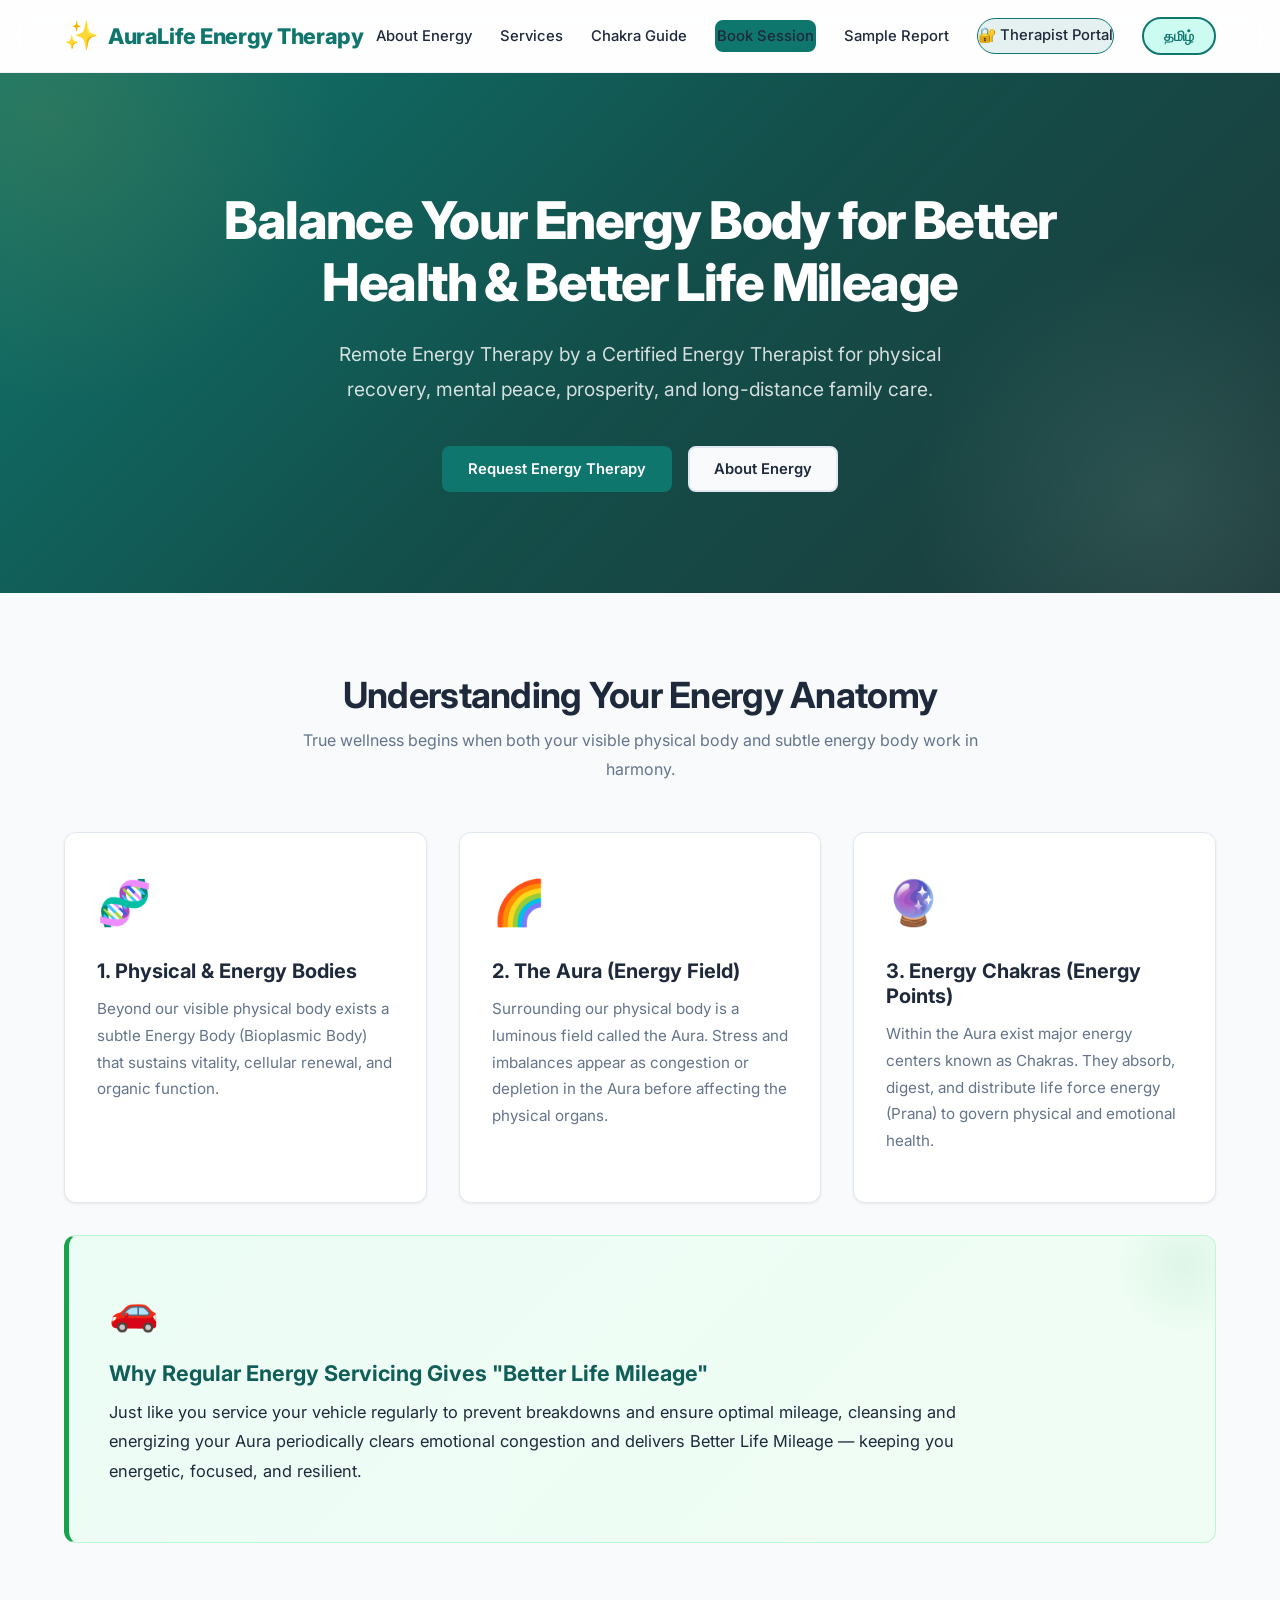
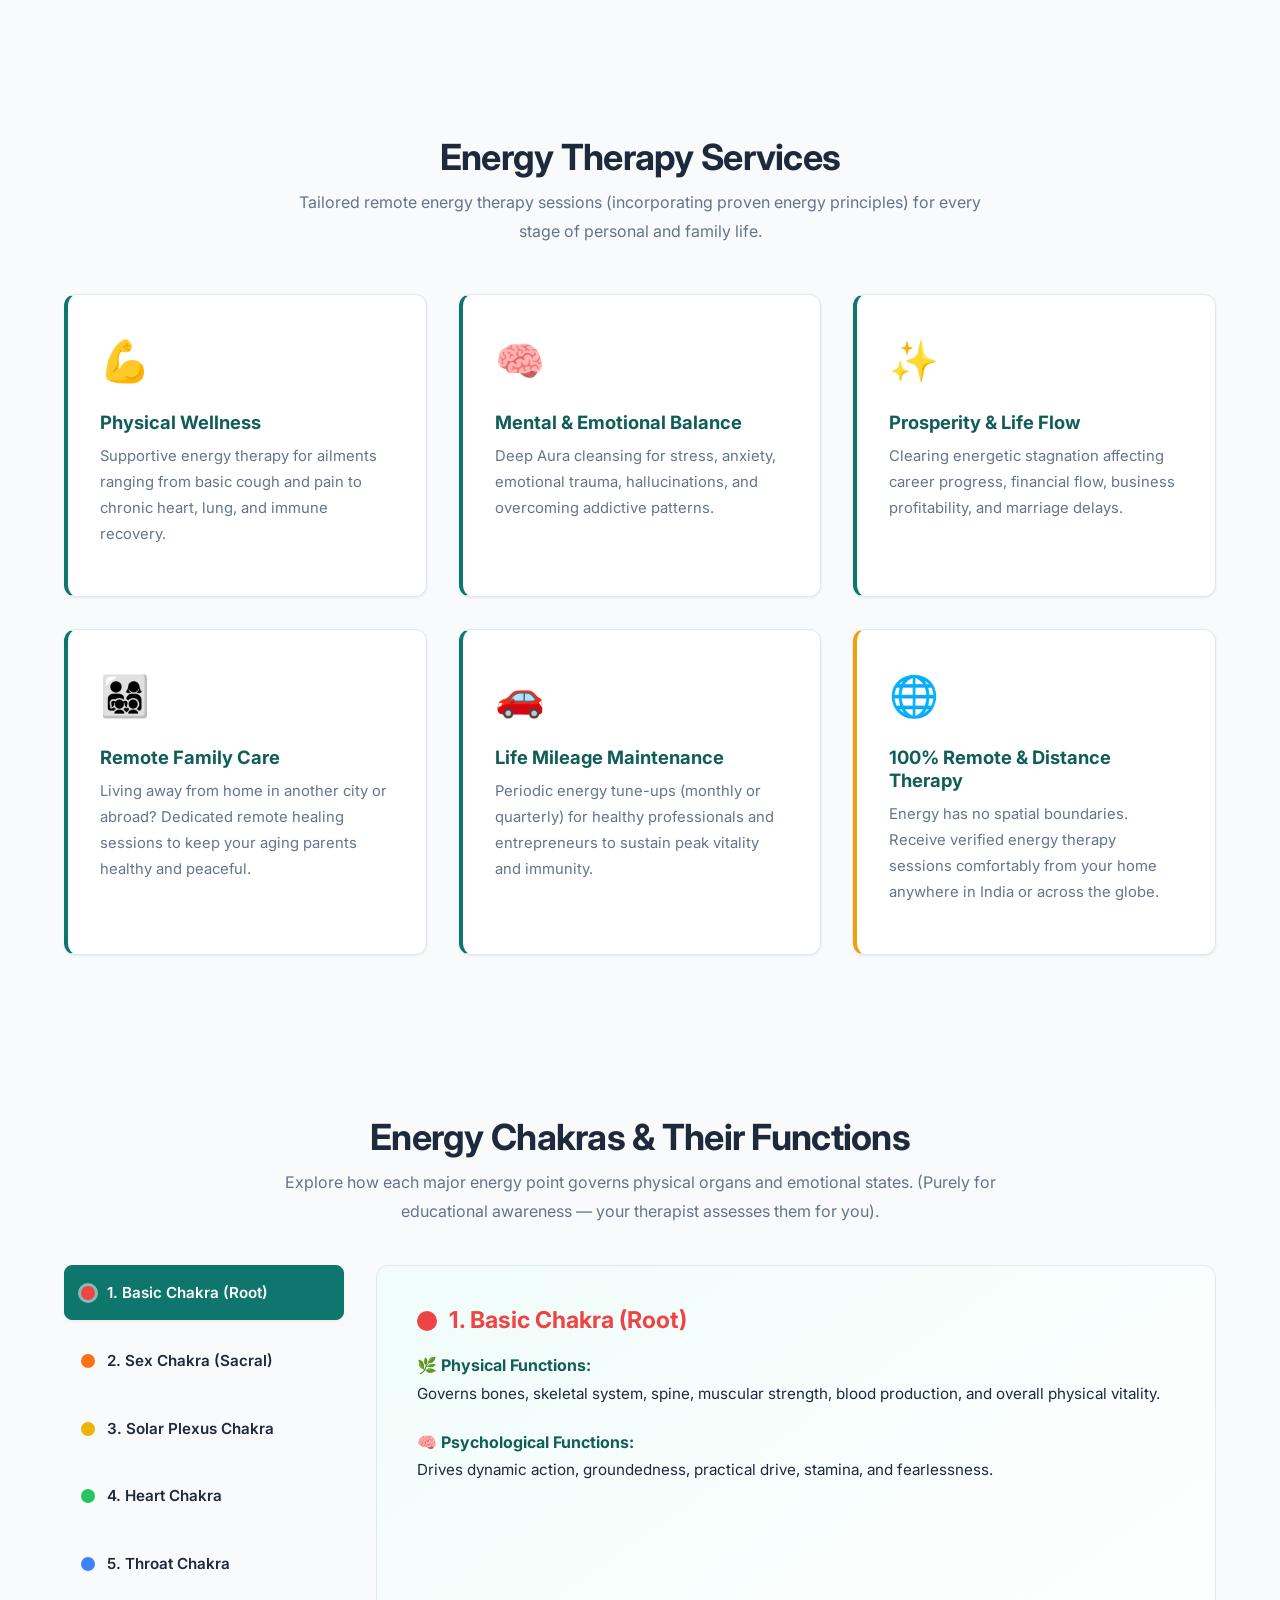
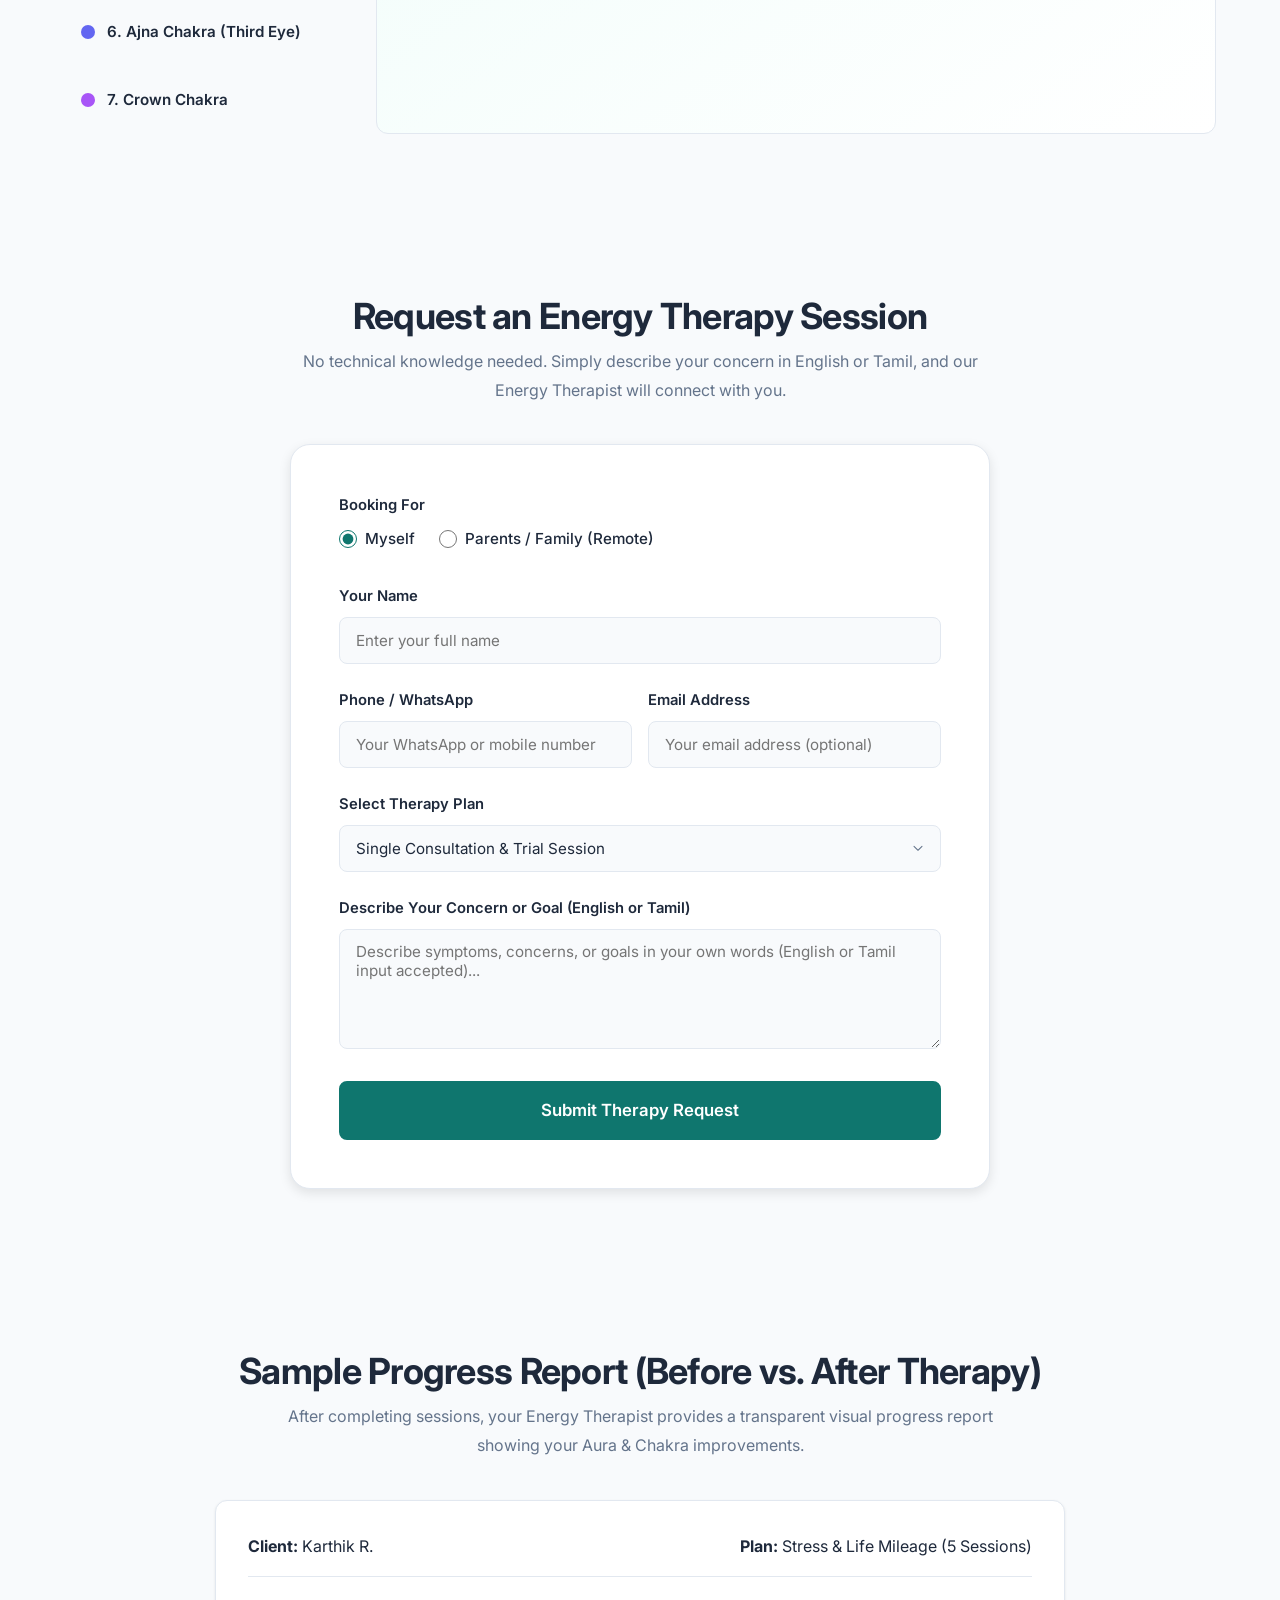
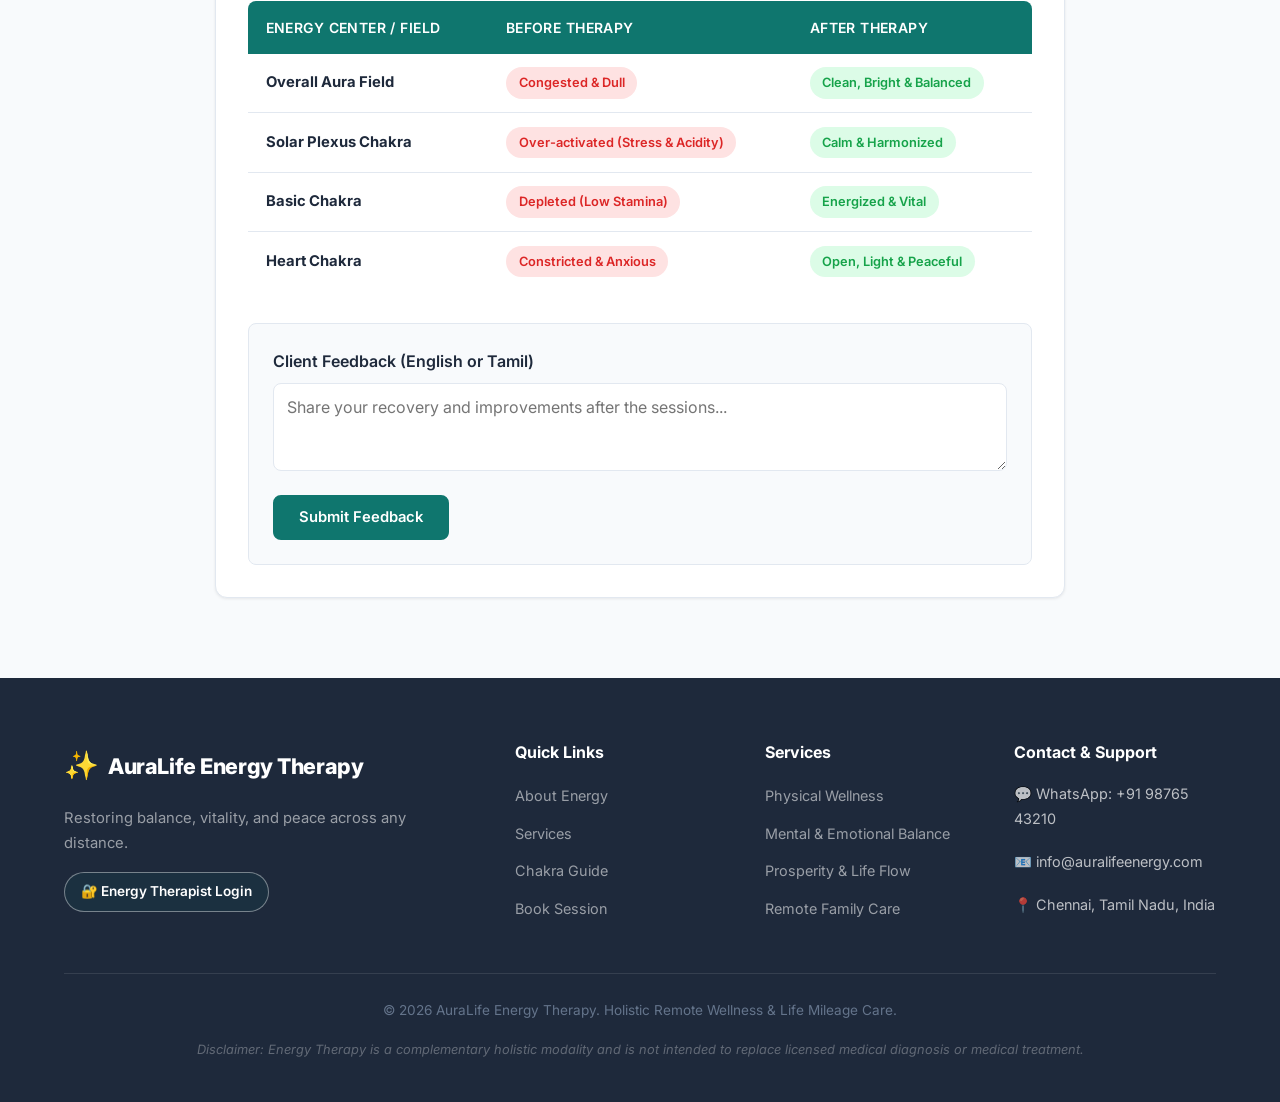
<file: index.html>
<!DOCTYPE html>
<html lang="en">
<head>
    <meta charset="UTF-8">
    <meta name="viewport" content="width=device-width, initial-scale=1.0">
    <meta name="description" content="AuraLife Energy Therapy - Holistic remote energy therapy for physical recovery, mental peace, prosperity, and long-distance family care.">
    <title>AuraLife Energy Therapy | Holistic Remote Wellness</title>
    <link rel="preconnect" href="https://fonts.googleapis.com">
    <link rel="preconnect" href="https://fonts.gstatic.com" crossorigin>
    <link href="https://fonts.googleapis.com/css2?family=Inter:wght@300;400;500;600;700;800&display=swap" rel="stylesheet">
    <link rel="stylesheet" href="css/styles.css">
    <style>
        /* Smooth transitions & helper polish */
        .portal-btn {
            background: rgba(15, 118, 110, 0.1);
            color: var(--primary);
            border: 1px solid var(--primary);
            padding: 0.45rem 1rem;
            border-radius: 999px;
            font-size: 0.85rem;
            font-weight: 600;
            text-decoration: none;
            display: inline-flex;
            align-items: center;
            gap: 0.35rem;
            transition: all 0.25s ease;
        }
        .portal-btn:hover {
            background: var(--primary);
            color: #ffffff;
        }
        .form-row {
            display: grid;
            grid-template-columns: repeat(auto-fit, minmax(180px, 1fr));
            gap: 1rem;
        }
        .success-box {
            display: none;
            background: #dcfce7;
            border: 1px solid #86efac;
            color: #166534;
            padding: 1.25rem;
            border-radius: var(--radius-sm);
            margin-top: 1.25rem;
            text-align: center;
            font-weight: 600;
            line-height: 1.6;
        }
        .success-box.show {
            display: block;
            animation: fadeIn 0.4s ease;
        }
        .chakra-dot {
            width: 14px;
            height: 14px;
            border-radius: 50%;
            display: inline-block;
            flex-shrink: 0;
        }
        .chakra-item {
            cursor: pointer;
        }
        .family-fields {
            background: var(--bg-light);
            border: 1px dashed var(--border);
            border-radius: var(--radius-sm);
            padding: 1.25rem;
            margin-bottom: 1.5rem;
        }
    </style>
</head>
<body>

    <!-- ========== HEADER & NAVIGATION ========== -->
    <header class="header" id="header">
        <div class="container">
            <a href="#" class="logo">
                <span class="logo-icon">✨</span>
                <span data-i18n="nav_brand">AuraLife Energy Therapy</span>
            </a>

            <ul class="nav-links">
                <li><a href="#about" data-i18n="nav_about">About Energy</a></li>
                <li><a href="#services" data-i18n="nav_services">Services</a></li>
                <li><a href="#chakras" data-i18n="nav_chakras">Chakra Guide</a></li>
                <li><a href="#book" class="btn btn-primary" data-i18n="nav_book">Book Session</a></li>
                <li><a href="#report" data-i18n="nav_report">Sample Report</a></li>
                <li><a href="admin.html" class="portal-btn" title="Energy Therapist Portal">🔐 Therapist Portal</a></li>
                <li><button class="lang-toggle" id="langToggle" data-i18n="lang_toggle">தமிழ்</button></li>
            </ul>

            <button class="mobile-menu-btn" id="mobileMenuBtn" aria-label="Toggle navigation">
                <span></span><span></span><span></span>
            </button>
        </div>
    </header>

    <!-- Mobile Slide-out Navigation -->
    <div class="nav-mobile" id="navMobile">
        <a href="#about" data-i18n="nav_about">About Energy</a>
        <a href="#services" data-i18n="nav_services">Services</a>
        <a href="#chakras" data-i18n="nav_chakras">Chakra Guide</a>
        <a href="#book" data-i18n="nav_book">Book Session</a>
        <a href="#report" data-i18n="nav_report">Sample Report</a>
        <a href="admin.html" class="portal-btn">🔐 Therapist Portal</a>
        <button class="lang-toggle" id="langToggleMobile" style="margin-top: 1rem;">தமிழ்</button>
    </div>

    <!-- ========== HERO SECTION ========== -->
    <section class="hero" id="home">
        <div class="container">
            <h1 data-i18n="hero_title">Balance Your Energy Body for Better Health &amp; Better Life Mileage</h1>
            <p data-i18n="hero_subtitle">Remote Energy Therapy by a Certified Energy Therapist for physical recovery, mental peace, prosperity, and long-distance family care.</p>
            <div style="margin-top: 2rem; display: flex; gap: 1rem; justify-content: center; flex-wrap: wrap;">
                <a href="#book" class="btn btn-primary" data-i18n="hero_cta">Request Energy Therapy</a>
                <a href="#about" class="btn btn-secondary" data-i18n="nav_about">Learn About Energy</a>
            </div>
        </div>
    </section>

    <!-- ========== SECTION 1: UNDERSTANDING ENERGY ANATOMY ========== -->
    <section class="section" id="about">
        <div class="container">
            <div class="text-center" style="margin-bottom: 3rem;">
                <h2 data-i18n="about_title">Understanding Your Energy Anatomy</h2>
                <p style="color: var(--text-muted); max-width: 720px; margin: 0.5rem auto 0;" data-i18n="about_subtitle">True wellness begins when both your visible physical body and subtle energy body work in harmony.</p>
            </div>

            <div class="grid-3">
                <div class="card">
                    <span class="card-icon">🧬</span>
                    <h3 class="card-title" data-i18n="about_physical_title">1. Physical &amp; Energy Bodies</h3>
                    <p class="card-text" data-i18n="about_physical_text">Beyond our visible physical body exists a subtle Energy Body (Bioplasmic Body) that sustains vitality, cellular renewal, and organic function.</p>
                </div>

                <div class="card">
                    <span class="card-icon">🌈</span>
                    <h3 class="card-title" data-i18n="about_aura_title">2. The Aura (Energy Field)</h3>
                    <p class="card-text" data-i18n="about_aura_text">Surrounding our physical body is a luminous field called the Aura. Stress and imbalances appear as congestion or depletion in the Aura before affecting the physical organs.</p>
                </div>

                <div class="card">
                    <span class="card-icon">🔮</span>
                    <h3 class="card-title" data-i18n="about_chakra_title">3. Energy Chakras (Energy Points)</h3>
                    <p class="card-text" data-i18n="about_chakra_text">Within the Aura exist major energy centers known as Chakras. They absorb, digest, and distribute life force energy (Prana) to govern physical and emotional health.</p>
                </div>
            </div>

            <!-- LIFE MILEAGE VEHICLE SERVICING BANNER -->
            <div class="mileage-box">
                <span class="mileage-icon">🚗</span>
                <h3 style="font-size: 1.35rem; color: var(--primary-dark); margin-bottom: 0.65rem;" data-i18n="mileage_title">Why Regular Energy Servicing Gives "Better Life Mileage"</h3>
                <p style="color: var(--text-dark); line-height: 1.8;" data-i18n="mileage_text">Just like you service your vehicle regularly to prevent breakdowns and ensure optimal mileage, cleansing and energizing your Aura periodically clears emotional congestion and delivers Better Life Mileage — keeping you energetic, focused, and resilient.</p>
            </div>
        </div>
    </section>

    <!-- ========== SECTION 2: SERVICES ========== -->
    <section class="section" id="services" style="background: var(--bg-light);">
        <div class="container">
            <div class="text-center" style="margin-bottom: 3rem;">
                <h2 data-i18n="services_title">Energy Therapy Services</h2>
                <p style="color: var(--text-muted); max-width: 720px; margin: 0.5rem auto 0;" data-i18n="services_subtitle">Tailored remote energy therapy sessions (incorporating proven energy principles) for every stage of personal and family life.</p>
            </div>

            <div class="grid-3">
                <div class="service-card">
                    <span class="card-icon">💪</span>
                    <h3 class="card-title" data-i18n="service_physical_title">Physical Wellness</h3>
                    <p class="card-text" data-i18n="service_physical_text">Supportive energy therapy for ailments ranging from basic cough and pain to chronic heart, lung, and immune recovery.</p>
                </div>

                <div class="service-card">
                    <span class="card-icon">🧠</span>
                    <h3 class="card-title" data-i18n="service_mental_title">Mental &amp; Emotional Balance</h3>
                    <p class="card-text" data-i18n="service_mental_text">Deep Aura cleansing for stress, anxiety, emotional trauma, hallucinations, and overcoming addictive patterns.</p>
                </div>

                <div class="service-card">
                    <span class="card-icon">✨</span>
                    <h3 class="card-title" data-i18n="service_prosperity_title">Prosperity &amp; Life Flow</h3>
                    <p class="card-text" data-i18n="service_prosperity_text">Clearing energetic stagnation affecting career progress, financial flow, business profitability, and marriage delays.</p>
                </div>

                <div class="service-card">
                    <span class="card-icon">👨‍👩‍👧‍👦</span>
                    <h3 class="card-title" data-i18n="service_family_title">Remote Family Care</h3>
                    <p class="card-text" data-i18n="service_family_text">Living away from home in another city or abroad? Dedicated remote healing sessions to keep your aging parents healthy and peaceful.</p>
                </div>

                <div class="service-card">
                    <span class="card-icon">🚗</span>
                    <h3 class="card-title" data-i18n="service_maintenance_title">Life Mileage Maintenance</h3>
                    <p class="card-text" data-i18n="service_maintenance_text">Periodic energy tune-ups (monthly or quarterly) for healthy professionals and entrepreneurs to sustain peak vitality and immunity.</p>
                </div>

                <div class="service-card" style="border-left-color: var(--accent);">
                    <span class="card-icon">🌐</span>
                    <h3 class="card-title">100% Remote &amp; Distance Therapy</h3>
                    <p class="card-text">Energy has no spatial boundaries. Receive verified energy therapy sessions comfortably from your home anywhere in India or across the globe.</p>
                </div>
            </div>
        </div>
    </section>

    <!-- ========== SECTION 3: INTERACTIVE CHAKRA EXPLORER ========== -->
    <section class="section" id="chakras">
        <div class="container">
            <div class="text-center" style="margin-bottom: 2.5rem;">
                <h2 data-i18n="chakra_title">Energy Chakras &amp; Their Functions</h2>
                <p style="color: var(--text-muted); max-width: 780px; margin: 0.5rem auto 0;" data-i18n="chakra_subtitle">Explore how each major energy point governs physical organs and emotional states. (Purely for educational awareness — your therapist assesses them for you).</p>
            </div>

            <div class="chakra-container">
                <ul class="chakra-list" id="chakraList" style="list-style: none;">
                    <!-- Rendered by app.js -->
                </ul>
                <div class="chakra-details" id="chakraDetails">
                    <!-- Rendered by app.js -->
                </div>
            </div>
        </div>
    </section>

    <!-- ========== SECTION 4: SMART BOOKING FORM ========== -->
    <section class="section" id="book" style="background: var(--bg-light);">
        <div class="container">
            <div class="text-center" style="margin-bottom: 2.5rem;">
                <h2 data-i18n="book_title">Request an Energy Therapy Session</h2>
                <p style="color: var(--text-muted); max-width: 680px; margin: 0.5rem auto 0;" data-i18n="book_subtitle">No technical knowledge needed. Simply describe your concern in English or Tamil, and our Energy Therapist will connect with you.</p>
            </div>

            <div class="form-container">
                <form id="bookingForm" novalidate>
                    <!-- Booking For Option -->
                    <div class="form-group">
                        <label class="form-label" data-i18n="book_for_label">Booking For</label>
                        <div class="radio-group">
                            <label>
                                <input type="radio" name="bookingFor" value="self" checked>
                                <span data-i18n="book_for_self">Myself</span>
                            </label>
                            <label>
                                <input type="radio" name="bookingFor" value="family">
                                <span data-i18n="book_for_family">Parents / Family (Remote)</span>
                            </label>
                        </div>
                    </div>

                    <!-- Remote Family Additional Details -->
                    <div class="family-fields" id="familyFields" style="display: none;">
                        <h4 style="margin-bottom: 0.75rem; color: var(--primary); font-size: 0.95rem;">Family Recipient Information</h4>
                        <div class="form-row">
                            <div class="form-group" style="margin-bottom: 0.75rem;">
                                <label for="familyName" data-i18n="book_family_name">Family Member Name</label>
                                <input type="text" id="familyName" name="familyName" placeholder="Family member's full name" data-i18n-placeholder="book_family_name_placeholder">
                            </div>
                            <div class="form-group" style="margin-bottom: 0.75rem;">
                                <label for="familyAge" data-i18n="book_family_age">Age</label>
                                <input type="number" id="familyAge" name="familyAge" placeholder="e.g. 68" min="1" max="120">
                            </div>
                            <div class="form-group" style="margin-bottom: 0.75rem;">
                                <label for="familyRelation" data-i18n="book_family_relation">Relationship</label>
                                <input type="text" id="familyRelation" name="familyRelation" placeholder="e.g. Father, Mother, Spouse">
                            </div>
                        </div>
                    </div>

                    <!-- Client Personal Details -->
                    <div class="form-group">
                        <label for="clientName" data-i18n="book_name">Your Name *</label>
                        <input type="text" id="clientName" name="clientName" required placeholder="Enter your full name" data-i18n-placeholder="book_name_placeholder">
                    </div>

                    <div class="form-row">
                        <div class="form-group">
                            <label for="clientPhone" data-i18n="book_phone">Phone / WhatsApp *</label>
                            <input type="tel" id="clientPhone" name="clientPhone" required placeholder="Your WhatsApp or mobile number" data-i18n-placeholder="book_phone_placeholder">
                        </div>
                        <div class="form-group">
                            <label for="clientEmail" data-i18n="book_email">Email Address</label>
                            <input type="email" id="clientEmail" name="clientEmail" placeholder="Your email address (optional)" data-i18n-placeholder="book_email_placeholder">
                        </div>
                    </div>

                    <!-- Plan Selection -->
                    <div class="form-group">
                        <label for="therapyPlan" data-i18n="book_plan">Select Therapy Plan *</label>
                        <select id="therapyPlan" name="therapyPlan" required>
                            <option value="Single Consultation" data-i18n="book_plan_single">Single Consultation &amp; Trial Session</option>
                            <option value="Physical Wellness" data-i18n="book_plan_physical">Physical Wellness Plan</option>
                            <option value="Mental & Emotional Balance" data-i18n="book_plan_mental">Mental &amp; Emotional Balance Plan</option>
                            <option value="Prosperity & Career Flow" data-i18n="book_plan_prosperity">Prosperity &amp; Career Flow Plan</option>
                            <option value="Remote Family Care" data-i18n="book_plan_family">Remote Family Care Package (Parents)</option>
                            <option value="Life Mileage Maintenance" data-i18n="book_plan_maintenance">Life Mileage Maintenance (Periodic Tune-up)</option>
                        </select>
                    </div>

                    <!-- Concern in English or Tamil -->
                    <div class="form-group">
                        <label for="clientConcern" data-i18n="book_concern">Describe Your Concern or Goal (English or Tamil) *</label>
                        <textarea id="clientConcern" name="clientConcern" rows="4" required placeholder="Describe symptoms, concerns, or goals in your own words (English or Tamil input accepted)..." data-i18n-placeholder="book_concern_placeholder"></textarea>
                    </div>

                    <button type="submit" class="btn btn-primary" style="width: 100%; padding: 1rem; font-size: 1.05rem;" data-i18n="book_submit">Submit Therapy Request</button>

                    <div class="success-box" id="bookingSuccess">
                        <p data-i18n="book_success">Thank you! Your request has been sent to the Energy Therapist's dashboard. We will contact you shortly.</p>
                        <div style="margin-top: 0.75rem;">
                            <a href="admin.html" class="portal-btn" style="background:#ffffff; color:#166534; border-color:#86efac;">Open Therapist Admin Panel to View</a>
                        </div>
                    </div>
                </form>
            </div>
        </div>
    </section>

    <!-- ========== SECTION 5: SAMPLE REPORT & FEEDBACK ========== -->
    <section class="section" id="report">
        <div class="container">
            <div class="text-center" style="margin-bottom: 2.5rem;">
                <h2 data-i18n="report_title">Sample Progress Report (Before vs. After Therapy)</h2>
                <p style="color: var(--text-muted); max-width: 720px; margin: 0.5rem auto 0;" data-i18n="report_subtitle">After completing sessions, your Energy Therapist provides a transparent visual progress report showing your Aura &amp; Chakra improvements.</p>
            </div>

            <div class="report-card" style="max-width: 850px; margin: 0 auto;">
                <div style="display: flex; justify-content: space-between; align-items: center; margin-bottom: 1.5rem; flex-wrap: wrap; gap: 0.5rem; border-bottom: 1px solid var(--border); padding-bottom: 1rem;">
                    <div>
                        <strong data-i18n="report_client">Client:</strong> <span>Karthik R.</span>
                    </div>
                    <div>
                        <strong data-i18n="report_plan">Plan:</strong> <span data-i18n="report_plan_detail">Stress &amp; Life Mileage (5 Sessions)</span>
                    </div>
                </div>

                <div class="table-wrapper">
                    <table>
                        <thead>
                            <tr>
                                <th data-i18n="report_col_center">Energy Center / Field</th>
                                <th data-i18n="report_col_before">Before Therapy</th>
                                <th data-i18n="report_col_after">After Therapy</th>
                            </tr>
                        </thead>
                        <tbody>
                            <tr>
                                <td><strong data-i18n="report_aura">Overall Aura Field</strong></td>
                                <td><span class="badge-before" data-i18n="report_aura_before">Congested &amp; Dull</span></td>
                                <td><span class="badge-after" data-i18n="report_aura_after">Clean, Bright &amp; Balanced</span></td>
                            </tr>
                            <tr>
                                <td><strong data-i18n="report_solar">Solar Plexus Chakra</strong></td>
                                <td><span class="badge-before" data-i18n="report_solar_before">Over-activated (Stress &amp; Acidity)</span></td>
                                <td><span class="badge-after" data-i18n="report_solar_after">Calm &amp; Harmonized</span></td>
                            </tr>
                            <tr>
                                <td><strong data-i18n="report_basic">Basic Chakra</strong></td>
                                <td><span class="badge-before" data-i18n="report_basic_before">Depleted (Low Stamina)</span></td>
                                <td><span class="badge-after" data-i18n="report_basic_after">Energized &amp; Vital</span></td>
                            </tr>
                            <tr>
                                <td><strong data-i18n="report_heart">Heart Chakra</strong></td>
                                <td><span class="badge-before" data-i18n="report_heart_before">Constricted &amp; Anxious</span></td>
                                <td><span class="badge-after" data-i18n="report_heart_after">Open, Light &amp; Peaceful</span></td>
                            </tr>
                        </tbody>
                    </table>
                </div>

                <!-- Client Feedback Box -->
                <div style="margin-top: 2rem; background: var(--bg-light); border-radius: var(--radius-sm); padding: 1.5rem; border: 1px solid var(--border);">
                    <form id="feedbackForm">
                        <label for="reportFeedback" style="display: block; font-weight: 600; margin-bottom: 0.5rem;" data-i18n="report_feedback_label">Client Feedback (English or Tamil)</label>
                        <textarea id="reportFeedback" rows="3" style="width: 100%; padding: 0.8rem; border: 1px solid var(--border); border-radius: var(--radius-sm); margin-bottom: 1rem;" placeholder="Share your recovery and improvements after the sessions..." data-i18n-placeholder="report_feedback_placeholder"></textarea>
                        <button type="submit" class="btn btn-primary" data-i18n="report_feedback_submit">Submit Feedback</button>
                    </form>
                </div>
            </div>
        </div>
    </section>

    <!-- ========== FOOTER ========== -->
    <footer class="footer">
        <div class="container">
            <div class="footer-grid">
                <div class="footer-brand">
                    <a href="#" class="logo" style="color:#ffffff;">
                        <span class="logo-icon">✨</span>
                        <span>AuraLife Energy Therapy</span>
                    </a>
                    <p style="margin-top: 0.75rem;" data-i18n="footer_tagline">Restoring balance, vitality, and peace across any distance.</p>
                    <div style="margin-top: 1rem;">
                        <a href="admin.html" class="portal-btn" style="color:#ffffff; border-color:rgba(255,255,255,0.4);">🔐 Energy Therapist Login</a>
                    </div>
                </div>

                <div class="footer-col">
                    <h4 data-i18n="footer_quick_links">Quick Links</h4>
                    <ul style="list-style: none;">
                        <li><a href="#about" data-i18n="nav_about">About Energy</a></li>
                        <li><a href="#services" data-i18n="nav_services">Services</a></li>
                        <li><a href="#chakras" data-i18n="nav_chakras">Chakra Guide</a></li>
                        <li><a href="#book" data-i18n="nav_book">Book Session</a></li>
                    </ul>
                </div>

                <div class="footer-col">
                    <h4 data-i18n="footer_services">Services</h4>
                    <ul style="list-style: none;">
                        <li><a href="#services" data-i18n="service_physical_title">Physical Wellness</a></li>
                        <li><a href="#services" data-i18n="service_mental_title">Mental &amp; Emotional Balance</a></li>
                        <li><a href="#services" data-i18n="service_prosperity_title">Prosperity &amp; Life Flow</a></li>
                        <li><a href="#services" data-i18n="service_family_title">Remote Family Care</a></li>
                    </ul>
                </div>

                <div class="footer-col">
                    <h4 data-i18n="footer_contact">Contact &amp; Support</h4>
                    <ul style="list-style: none; color: rgba(255,255,255,0.7); font-size: 0.9rem;">
                        <li style="margin-bottom: 0.5rem;">💬 WhatsApp: +91 98765 43210</li>
                        <li style="margin-bottom: 0.5rem;">📧 info@auralifeenergy.com</li>
                        <li style="margin-bottom: 0.5rem;">📍 Chennai, Tamil Nadu, India</li>
                    </ul>
                </div>
            </div>

            <div class="footer-bottom">
                <p data-i18n="footer_copyright">© 2026 AuraLife Energy Therapy. Holistic Remote Wellness &amp; Life Mileage Care.</p>
                <p class="disclaimer" data-i18n="footer_disclaimer">Disclaimer: Energy Therapy is a complementary holistic modality and is not intended to replace licensed medical diagnosis or medical treatment.</p>
            </div>
        </div>
    </footer>

    <!-- Scripts -->
    <script src="js/i18n.js"></script>
    <script src="js/app.js"></script>
</body>
</html>
</file>
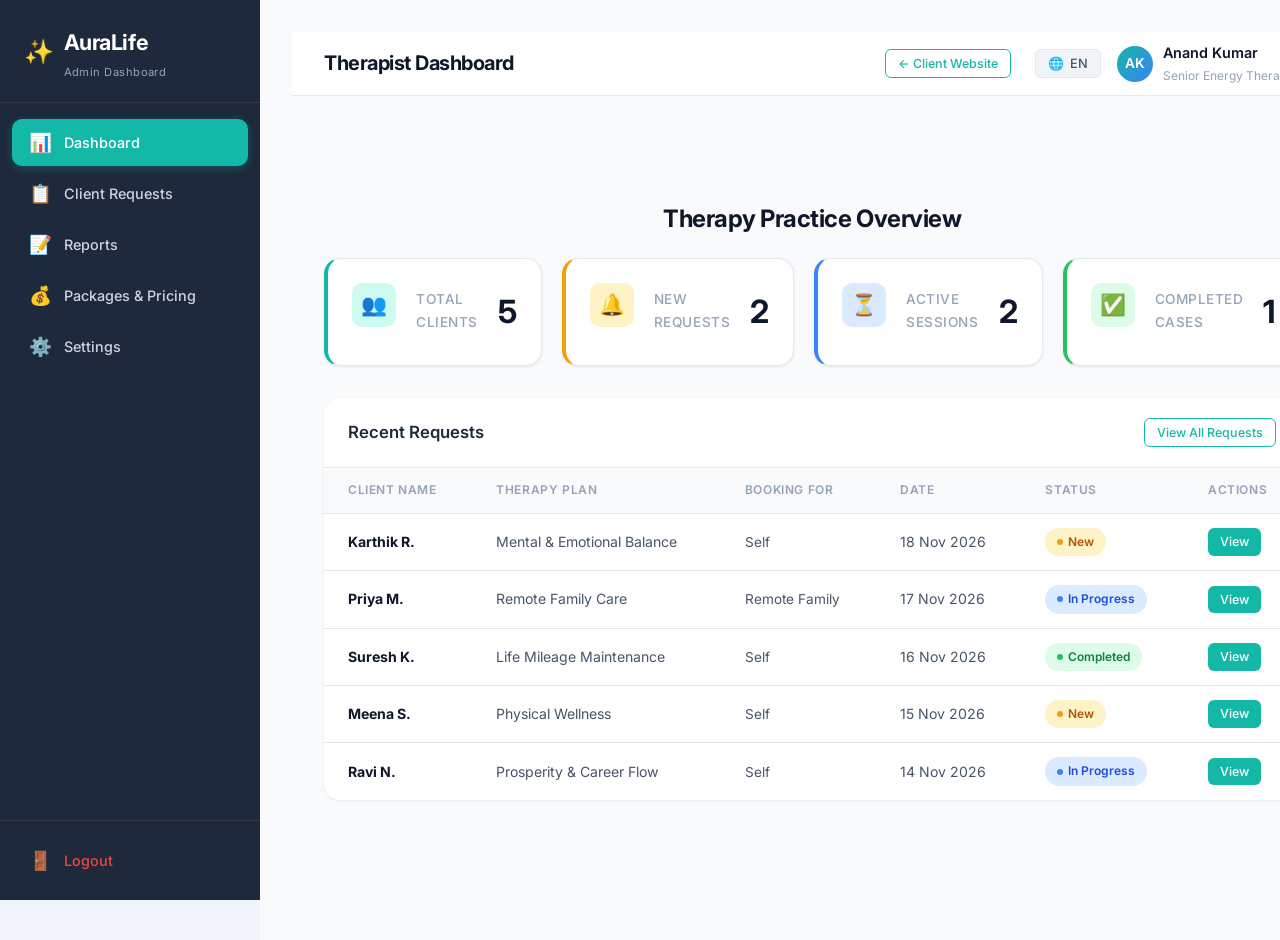
<file: admin.html>
<!DOCTYPE html>
<html lang="en">
<head>
    <meta charset="UTF-8">
    <meta name="viewport" content="width=device-width, initial-scale=1.0">
    <title>AuraLife Admin Dashboard</title>
    <link rel="preconnect" href="https://fonts.googleapis.com">
    <link rel="preconnect" href="https://fonts.gstatic.com" crossorigin>
    <link href="https://fonts.googleapis.com/css2?family=Inter:wght@300;400;500;600;700&display=swap" rel="stylesheet">
    <link rel="stylesheet" href="css/styles.css">
    <style>
        /* ========================================
           ADMIN DASHBOARD STYLES
           ======================================== */
        *, *::before, *::after {
            margin: 0;
            padding: 0;
            box-sizing: border-box;
        }

        :root {
            --sidebar-width: 260px;
            --sidebar-bg: #1e293b;
            --sidebar-hover: #334155;
            --sidebar-active: #0f172a;
            --header-height: 64px;
            --teal: #14b8a6;
            --teal-light: #ccfbf1;
            --gold: #f59e0b;
            --gold-light: #fef3c7;
            --blue: #3b82f6;
            --blue-light: #dbeafe;
            --green: #22c55e;
            --green-light: #dcfce7;
            --red: #ef4444;
            --red-light: #fee2e2;
            --purple: #8b5cf6;
            --purple-light: #ede9fe;
            --bg-page: #f1f5f9;
            --bg-card: #ffffff;
            --text-primary: #0f172a;
            --text-secondary: #475569;
            --text-muted: #94a3b8;
            --border-color: #e2e8f0;
            --font-family: 'Inter', -apple-system, BlinkMacSystemFont, sans-serif;
            --radius-sm: 6px;
            --radius-md: 10px;
            --radius-lg: 16px;
            --shadow-sm: 0 1px 3px rgba(0,0,0,0.08);
            --shadow-md: 0 4px 12px rgba(0,0,0,0.1);
            --shadow-lg: 0 10px 30px rgba(0,0,0,0.15);
            --transition: 0.2s ease;
        }

        body {
            font-family: var(--font-family);
            background: var(--bg-page);
            color: var(--text-primary);
            display: flex;
            min-height: 100vh;
            overflow-x: hidden;
        }

        /* ========== SIDEBAR ========== */
        .admin-sidebar {
            width: var(--sidebar-width);
            min-height: 100vh;
            background: var(--sidebar-bg);
            position: fixed;
            top: 0;
            left: 0;
            z-index: 100;
            display: flex;
            flex-direction: column;
            transition: transform 0.3s ease;
        }

        .sidebar-logo {
            padding: 24px 24px 20px;
            border-bottom: 1px solid rgba(255,255,255,0.08);
        }

        .sidebar-logo a {
            display: flex;
            align-items: center;
            gap: 10px;
            text-decoration: none;
            color: #fff;
            font-size: 1.35rem;
            font-weight: 700;
            letter-spacing: -0.02em;
        }

        .sidebar-logo .logo-icon {
            font-size: 1.5rem;
        }

        .sidebar-logo .logo-sub {
            display: block;
            font-size: 0.7rem;
            font-weight: 400;
            color: var(--text-muted);
            letter-spacing: 0.04em;
            margin-top: 2px;
        }

        .sidebar-nav {
            flex: 1;
            padding: 16px 12px;
            display: flex;
            flex-direction: column;
            gap: 4px;
        }

        .nav-item {
            display: flex;
            align-items: center;
            gap: 12px;
            padding: 12px 16px;
            border-radius: var(--radius-md);
            color: #cbd5e1;
            text-decoration: none;
            font-size: 0.9rem;
            font-weight: 500;
            cursor: pointer;
            transition: all var(--transition);
            border: none;
            background: none;
            width: 100%;
            text-align: left;
        }

        .nav-item:hover {
            background: var(--sidebar-hover);
            color: #fff;
        }

        .nav-item.active {
            background: var(--teal);
            color: #fff;
            box-shadow: 0 2px 8px rgba(20, 184, 166, 0.3);
        }

        .nav-item .nav-icon {
            font-size: 1.15rem;
            width: 24px;
            text-align: center;
        }

        .sidebar-footer {
            padding: 16px 12px;
            border-top: 1px solid rgba(255,255,255,0.08);
        }

        .sidebar-footer .nav-item {
            color: #ef4444;
        }

        .sidebar-footer .nav-item:hover {
            background: rgba(239, 68, 68, 0.15);
            color: #ef4444;
        }

        /* Mobile hamburger */
        .mobile-header {
            display: none;
            position: fixed;
            top: 0;
            left: 0;
            right: 0;
            height: var(--header-height);
            background: var(--sidebar-bg);
            z-index: 200;
            align-items: center;
            justify-content: space-between;
            padding: 0 16px;
        }

        .mobile-header .logo-text {
            color: #fff;
            font-size: 1.15rem;
            font-weight: 700;
        }

        .hamburger-btn {
            background: none;
            border: none;
            color: #fff;
            font-size: 1.5rem;
            cursor: pointer;
            padding: 8px;
            border-radius: var(--radius-sm);
        }

        .hamburger-btn:hover {
            background: var(--sidebar-hover);
        }

        .sidebar-overlay {
            display: none;
            position: fixed;
            inset: 0;
            background: rgba(0,0,0,0.5);
            z-index: 90;
        }

        /* ========== MAIN CONTENT ========== */
        .admin-main {
            margin-left: var(--sidebar-width);
            flex: 1;
            min-height: 100vh;
            display: flex;
            flex-direction: column;
        }

        /* Header bar */
        .admin-header {
            height: var(--header-height);
            background: var(--bg-card);
            border-bottom: 1px solid var(--border-color);
            display: flex;
            align-items: center;
            justify-content: space-between;
            padding: 0 32px;
            position: sticky;
            top: 0;
            z-index: 50;
        }

        .header-title h1 {
            font-size: 1.25rem;
            font-weight: 700;
            color: var(--text-primary);
        }

        .header-actions {
            display: flex;
            align-items: center;
            gap: 16px;
        }

        .lang-toggle {
            display: flex;
            align-items: center;
            gap: 6px;
            background: var(--bg-page);
            border: 1px solid var(--border-color);
            border-radius: var(--radius-sm);
            padding: 6px 12px;
            font-size: 0.8rem;
            font-weight: 500;
            color: var(--text-secondary);
            cursor: pointer;
            transition: all var(--transition);
            font-family: var(--font-family);
        }

        .lang-toggle:hover {
            border-color: var(--teal);
            color: var(--teal);
        }

        .admin-profile {
            display: flex;
            align-items: center;
            gap: 10px;
        }

        .admin-avatar {
            width: 36px;
            height: 36px;
            border-radius: 50%;
            background: linear-gradient(135deg, var(--teal), var(--blue));
            display: flex;
            align-items: center;
            justify-content: center;
            color: #fff;
            font-weight: 600;
            font-size: 0.85rem;
        }

        .admin-name {
            font-weight: 600;
            font-size: 0.9rem;
            color: var(--text-primary);
        }

        .admin-role {
            font-size: 0.75rem;
            color: var(--text-muted);
        }

        /* Content area */
        .admin-content {
            flex: 1;
            padding: 28px 32px;
        }

        .content-section {
            display: none;
        }

        .content-section.active {
            display: block;
            animation: fadeIn 0.3s ease;
        }

        @keyframes fadeIn {
            from { opacity: 0; transform: translateY(8px); }
            to { opacity: 1; transform: translateY(0); }
        }

        .section-title {
            font-size: 1.5rem;
            font-weight: 700;
            margin-bottom: 24px;
            color: var(--text-primary);
        }

        /* ========== STAT CARDS ========== */
        .stats-grid {
            display: grid;
            grid-template-columns: repeat(4, 1fr);
            gap: 20px;
            margin-bottom: 32px;
        }

        .stat-card {
            background: var(--bg-card);
            border-radius: var(--radius-lg);
            padding: 24px;
            box-shadow: var(--shadow-sm);
            border-left: 4px solid;
            transition: transform var(--transition), box-shadow var(--transition);
        }

        .stat-card:hover {
            transform: translateY(-2px);
            box-shadow: var(--shadow-md);
        }

        .stat-card.teal { border-left-color: var(--teal); }
        .stat-card.gold { border-left-color: var(--gold); }
        .stat-card.blue { border-left-color: var(--blue); }
        .stat-card.green { border-left-color: var(--green); }

        .stat-card .stat-icon {
            width: 44px;
            height: 44px;
            border-radius: var(--radius-md);
            display: flex;
            align-items: center;
            justify-content: center;
            font-size: 1.3rem;
            margin-bottom: 14px;
        }

        .stat-card.teal .stat-icon { background: var(--teal-light); }
        .stat-card.gold .stat-icon { background: var(--gold-light); }
        .stat-card.blue .stat-icon { background: var(--blue-light); }
        .stat-card.green .stat-icon { background: var(--green-light); }

        .stat-label {
            font-size: 0.8rem;
            font-weight: 500;
            color: var(--text-muted);
            text-transform: uppercase;
            letter-spacing: 0.04em;
            margin-bottom: 6px;
        }

        .stat-value {
            font-size: 2rem;
            font-weight: 700;
            color: var(--text-primary);
        }

        /* ========== TABLES ========== */
        .table-card {
            background: var(--bg-card);
            border-radius: var(--radius-lg);
            box-shadow: var(--shadow-sm);
            overflow: hidden;
        }

        .table-card-header {
            padding: 20px 24px;
            border-bottom: 1px solid var(--border-color);
            display: flex;
            align-items: center;
            justify-content: space-between;
        }

        .table-card-header h3 {
            font-size: 1.05rem;
            font-weight: 600;
        }

        .data-table {
            width: 100%;
            border-collapse: collapse;
        }

        .data-table th {
            padding: 12px 24px;
            text-align: left;
            font-size: 0.75rem;
            font-weight: 600;
            color: var(--text-muted);
            text-transform: uppercase;
            letter-spacing: 0.05em;
            background: #f8fafc;
            border-bottom: 1px solid var(--border-color);
        }

        .data-table td {
            padding: 14px 24px;
            font-size: 0.88rem;
            color: var(--text-secondary);
            border-bottom: 1px solid var(--border-color);
        }

        .data-table tr:last-child td {
            border-bottom: none;
        }

        .data-table tr:hover td {
            background: #f8fafc;
        }

        .data-table .client-name {
            font-weight: 600;
            color: var(--text-primary);
        }

        /* Status badges */
        .badge {
            display: inline-flex;
            align-items: center;
            gap: 5px;
            padding: 4px 12px;
            border-radius: 20px;
            font-size: 0.75rem;
            font-weight: 600;
            white-space: nowrap;
        }

        .badge::before {
            content: '';
            width: 6px;
            height: 6px;
            border-radius: 50%;
        }

        .badge-new {
            background: var(--gold-light);
            color: #b45309;
        }
        .badge-new::before { background: var(--gold); }

        .badge-progress {
            background: var(--blue-light);
            color: #1d4ed8;
        }
        .badge-progress::before { background: var(--blue); }

        .badge-completed {
            background: var(--green-light);
            color: #15803d;
        }
        .badge-completed::before { background: var(--green); }

        .badge-inactive {
            background: #f1f5f9;
            color: var(--text-muted);
        }
        .badge-inactive::before { background: var(--text-muted); }

        /* Buttons */
        .btn {
            display: inline-flex;
            align-items: center;
            gap: 6px;
            padding: 8px 16px;
            border-radius: var(--radius-sm);
            font-size: 0.82rem;
            font-weight: 500;
            cursor: pointer;
            transition: all var(--transition);
            border: none;
            font-family: var(--font-family);
            text-decoration: none;
        }

        .btn-primary {
            background: var(--teal);
            color: #fff;
        }
        .btn-primary:hover {
            background: #0d9488;
            box-shadow: 0 2px 8px rgba(20,184,166,0.3);
        }

        .btn-secondary {
            background: var(--bg-page);
            color: var(--text-secondary);
            border: 1px solid var(--border-color);
        }
        .btn-secondary:hover {
            background: #e2e8f0;
        }

        .btn-outline {
            background: transparent;
            color: var(--teal);
            border: 1px solid var(--teal);
        }
        .btn-outline:hover {
            background: var(--teal-light);
        }

        .btn-gold {
            background: var(--gold);
            color: #fff;
        }
        .btn-gold:hover {
            background: #d97706;
        }

        .btn-danger {
            background: var(--red);
            color: #fff;
        }
        .btn-danger:hover {
            background: #dc2626;
        }

        .btn-sm {
            padding: 5px 12px;
            font-size: 0.78rem;
        }

        .btn-icon {
            padding: 6px 10px;
        }

        .btn-group {
            display: flex;
            gap: 8px;
            flex-wrap: wrap;
        }

        /* ========== CLIENT REQUESTS VIEW ========== */
        .filter-tabs {
            display: flex;
            gap: 8px;
            margin-bottom: 24px;
            flex-wrap: wrap;
        }

        .filter-tab {
            padding: 8px 20px;
            border-radius: 20px;
            font-size: 0.85rem;
            font-weight: 500;
            cursor: pointer;
            transition: all var(--transition);
            border: 1px solid var(--border-color);
            background: var(--bg-card);
            color: var(--text-secondary);
            font-family: var(--font-family);
        }

        .filter-tab:hover {
            border-color: var(--teal);
            color: var(--teal);
        }

        .filter-tab.active {
            background: var(--teal);
            color: #fff;
            border-color: var(--teal);
        }

        .filter-tab .tab-count {
            display: inline-flex;
            align-items: center;
            justify-content: center;
            min-width: 20px;
            height: 20px;
            border-radius: 10px;
            font-size: 0.72rem;
            font-weight: 700;
            margin-left: 6px;
            padding: 0 6px;
        }

        .filter-tab:not(.active) .tab-count {
            background: var(--bg-page);
            color: var(--text-muted);
        }

        .filter-tab.active .tab-count {
            background: rgba(255,255,255,0.25);
            color: #fff;
        }

        .request-cards {
            display: grid;
            gap: 16px;
        }

        .request-card {
            background: var(--bg-card);
            border-radius: var(--radius-lg);
            padding: 24px;
            box-shadow: var(--shadow-sm);
            border: 1px solid var(--border-color);
            transition: all var(--transition);
        }

        .request-card:hover {
            box-shadow: var(--shadow-md);
            border-color: var(--teal);
        }

        .request-card-header {
            display: flex;
            justify-content: space-between;
            align-items: flex-start;
            margin-bottom: 16px;
            gap: 12px;
            flex-wrap: wrap;
        }

        .request-client-info h4 {
            font-size: 1.05rem;
            font-weight: 600;
            margin-bottom: 4px;
        }

        .request-client-contact {
            display: flex;
            gap: 16px;
            font-size: 0.82rem;
            color: var(--text-muted);
            flex-wrap: wrap;
        }

        .request-meta {
            display: flex;
            gap: 20px;
            margin-bottom: 14px;
            flex-wrap: wrap;
        }

        .meta-item {
            display: flex;
            align-items: center;
            gap: 6px;
            font-size: 0.84rem;
            color: var(--text-secondary);
        }

        .meta-item .meta-label {
            color: var(--text-muted);
            font-weight: 500;
        }

        .request-concern {
            background: #f8fafc;
            border-radius: var(--radius-sm);
            padding: 14px 18px;
            margin-bottom: 18px;
            font-size: 0.88rem;
            color: var(--text-secondary);
            line-height: 1.6;
            border-left: 3px solid var(--teal);
        }

        .request-card-actions {
            display: flex;
            gap: 10px;
            flex-wrap: wrap;
        }

        /* ========== MODAL ========== */
        .modal-overlay {
            display: none;
            position: fixed;
            inset: 0;
            background: rgba(0,0,0,0.6);
            z-index: 1000;
            align-items: center;
            justify-content: center;
            padding: 20px;
        }

        .modal-overlay.show {
            display: flex;
            animation: fadeIn 0.2s ease;
        }

        .modal {
            background: var(--bg-card);
            border-radius: var(--radius-lg);
            width: 100%;
            max-width: 720px;
            max-height: 90vh;
            overflow-y: auto;
            box-shadow: var(--shadow-lg);
        }

        .modal-header {
            padding: 24px 28px;
            border-bottom: 1px solid var(--border-color);
            display: flex;
            align-items: center;
            justify-content: space-between;
            position: sticky;
            top: 0;
            background: var(--bg-card);
            z-index: 10;
            border-radius: var(--radius-lg) var(--radius-lg) 0 0;
        }

        .modal-header h2 {
            font-size: 1.2rem;
            font-weight: 700;
        }

        .modal-close {
            background: none;
            border: none;
            font-size: 1.5rem;
            cursor: pointer;
            color: var(--text-muted);
            padding: 4px;
            line-height: 1;
            border-radius: var(--radius-sm);
            transition: all var(--transition);
        }

        .modal-close:hover {
            background: var(--bg-page);
            color: var(--text-primary);
        }

        .modal-body {
            padding: 28px;
        }

        .modal-footer {
            padding: 20px 28px;
            border-top: 1px solid var(--border-color);
            display: flex;
            justify-content: flex-end;
            gap: 12px;
        }

        .client-summary {
            background: #f8fafc;
            border-radius: var(--radius-md);
            padding: 16px 20px;
            margin-bottom: 24px;
            display: flex;
            gap: 24px;
            flex-wrap: wrap;
        }

        .client-summary-item {
            font-size: 0.85rem;
        }

        .client-summary-item .summary-label {
            color: var(--text-muted);
            font-weight: 500;
            font-size: 0.75rem;
            text-transform: uppercase;
            letter-spacing: 0.04em;
            margin-bottom: 2px;
        }

        .client-summary-item .summary-value {
            font-weight: 600;
            color: var(--text-primary);
        }

        /* Chakra rows */
        .chakra-assessment-list {
            display: flex;
            flex-direction: column;
            gap: 16px;
        }

        .chakra-row {
            display: grid;
            grid-template-columns: 180px 1fr 1fr;
            gap: 14px;
            align-items: start;
            padding: 14px 0;
            border-bottom: 1px solid var(--border-color);
        }

        .chakra-row:last-child {
            border-bottom: none;
        }

        .chakra-name {
            display: flex;
            align-items: center;
            gap: 10px;
            font-weight: 600;
            font-size: 0.88rem;
            padding-top: 8px;
        }

        .chakra-dot {
            width: 14px;
            height: 14px;
            border-radius: 50%;
            flex-shrink: 0;
            box-shadow: 0 0 6px rgba(0,0,0,0.15);
        }

        .form-group {
            display: flex;
            flex-direction: column;
            gap: 5px;
        }

        .form-group label {
            font-size: 0.75rem;
            font-weight: 500;
            color: var(--text-muted);
            text-transform: uppercase;
            letter-spacing: 0.03em;
        }

        .form-control {
            padding: 9px 12px;
            border: 1px solid var(--border-color);
            border-radius: var(--radius-sm);
            font-size: 0.85rem;
            font-family: var(--font-family);
            color: var(--text-primary);
            background: var(--bg-card);
            transition: border-color var(--transition);
            width: 100%;
        }

        .form-control:focus {
            outline: none;
            border-color: var(--teal);
            box-shadow: 0 0 0 3px rgba(20,184,166,0.1);
        }

        textarea.form-control {
            resize: vertical;
            min-height: 60px;
        }

        select.form-control {
            cursor: pointer;
        }

        /* ========== REPORT BUILDER ========== */
        .report-builder {
            background: var(--bg-card);
            border-radius: var(--radius-lg);
            box-shadow: var(--shadow-sm);
            overflow: hidden;
        }

        .report-section {
            padding: 24px 28px;
            border-bottom: 1px solid var(--border-color);
        }

        .report-section:last-child {
            border-bottom: none;
        }

        .report-section h3 {
            font-size: 1rem;
            font-weight: 600;
            margin-bottom: 18px;
            display: flex;
            align-items: center;
            gap: 8px;
        }

        .chakra-report-row {
            display: grid;
            grid-template-columns: 180px 1fr 1fr;
            gap: 14px;
            align-items: center;
            padding: 10px 0;
            border-bottom: 1px solid #f1f5f9;
        }

        .chakra-report-row:last-child {
            border-bottom: none;
        }

        .aura-row {
            display: grid;
            grid-template-columns: 1fr 1fr;
            gap: 20px;
            margin-top: 10px;
        }

        .report-actions {
            padding: 24px 28px;
            border-top: 1px solid var(--border-color);
            display: flex;
            justify-content: flex-end;
            gap: 12px;
        }

        /* ========== PACKAGES ========== */
        .packages-header {
            display: flex;
            justify-content: space-between;
            align-items: center;
            margin-bottom: 24px;
            flex-wrap: wrap;
            gap: 12px;
        }

        .package-form-card {
            background: var(--bg-card);
            border-radius: var(--radius-lg);
            box-shadow: var(--shadow-sm);
            padding: 28px;
            margin-bottom: 24px;
            display: none;
        }

        .package-form-card.show {
            display: block;
            animation: fadeIn 0.3s ease;
        }

        .package-form-card h3 {
            font-size: 1.1rem;
            font-weight: 600;
            margin-bottom: 20px;
        }

        .form-row {
            display: grid;
            grid-template-columns: repeat(auto-fit, minmax(200px, 1fr));
            gap: 16px;
            margin-bottom: 16px;
        }

        .form-row-full {
            margin-bottom: 16px;
        }

        .toggle-switch {
            position: relative;
            display: inline-flex;
            align-items: center;
            gap: 10px;
            cursor: pointer;
        }

        .toggle-switch input {
            display: none;
        }

        .toggle-slider {
            width: 44px;
            height: 24px;
            background: #cbd5e1;
            border-radius: 12px;
            position: relative;
            transition: background var(--transition);
        }

        .toggle-slider::after {
            content: '';
            position: absolute;
            top: 3px;
            left: 3px;
            width: 18px;
            height: 18px;
            background: #fff;
            border-radius: 50%;
            transition: transform var(--transition);
        }

        .toggle-switch input:checked + .toggle-slider {
            background: var(--teal);
        }

        .toggle-switch input:checked + .toggle-slider::after {
            transform: translateX(20px);
        }

        .toggle-label {
            font-size: 0.85rem;
            font-weight: 500;
            color: var(--text-secondary);
        }

        .package-form-actions {
            display: flex;
            gap: 10px;
            margin-top: 20px;
        }

        /* ========== SETTINGS ========== */
        .settings-grid {
            display: grid;
            grid-template-columns: repeat(auto-fit, minmax(340px, 1fr));
            gap: 24px;
        }

        .settings-card {
            background: var(--bg-card);
            border-radius: var(--radius-lg);
            box-shadow: var(--shadow-sm);
            padding: 28px;
        }

        .settings-card h3 {
            font-size: 1.05rem;
            font-weight: 600;
            margin-bottom: 20px;
            padding-bottom: 14px;
            border-bottom: 1px solid var(--border-color);
        }

        .settings-row {
            display: flex;
            justify-content: space-between;
            align-items: center;
            padding: 12px 0;
            border-bottom: 1px solid #f1f5f9;
        }

        .settings-row:last-child {
            border-bottom: none;
        }

        .settings-row-label {
            font-size: 0.88rem;
            font-weight: 500;
        }

        .settings-row-desc {
            font-size: 0.78rem;
            color: var(--text-muted);
            margin-top: 2px;
        }

        /* ========== TOAST ========== */
        .toast-container {
            position: fixed;
            bottom: 24px;
            right: 24px;
            z-index: 2000;
            display: flex;
            flex-direction: column;
            gap: 8px;
        }

        .toast {
            background: var(--sidebar-bg);
            color: #fff;
            padding: 14px 20px;
            border-radius: var(--radius-md);
            font-size: 0.88rem;
            font-weight: 500;
            box-shadow: var(--shadow-lg);
            display: flex;
            align-items: center;
            gap: 10px;
            animation: slideInRight 0.3s ease;
            min-width: 280px;
        }

        .toast.success { border-left: 4px solid var(--green); }
        .toast.error { border-left: 4px solid var(--red); }
        .toast.info { border-left: 4px solid var(--blue); }

        @keyframes slideInRight {
            from { opacity: 0; transform: translateX(40px); }
            to { opacity: 1; transform: translateX(0); }
        }

        /* ========== RESPONSIVE ========== */
        @media (max-width: 1200px) {
            .stats-grid {
                grid-template-columns: repeat(2, 1fr);
            }
        }

        @media (max-width: 768px) {
            .admin-sidebar {
                transform: translateX(-100%);
            }

            .admin-sidebar.open {
                transform: translateX(0);
            }

            .mobile-header {
                display: flex;
            }

            .sidebar-overlay.show {
                display: block;
            }

            .admin-main {
                margin-left: 0;
                padding-top: var(--header-height);
            }

            .admin-header {
                padding: 0 16px;
            }

            .admin-content {
                padding: 20px 16px;
            }

            .stats-grid {
                grid-template-columns: 1fr 1fr;
                gap: 12px;
            }

            .stat-card {
                padding: 18px;
            }

            .stat-value {
                font-size: 1.5rem;
            }

            .data-table {
                font-size: 0.8rem;
            }

            .data-table th,
            .data-table td {
                padding: 10px 14px;
            }

            .chakra-row {
                grid-template-columns: 1fr;
            }

            .chakra-report-row {
                grid-template-columns: 1fr;
            }

            .aura-row {
                grid-template-columns: 1fr;
            }

            .request-card-header {
                flex-direction: column;
            }

            .header-title h1 {
                font-size: 1rem;
            }

            .admin-profile .admin-name,
            .admin-profile .admin-role {
                display: none;
            }

            .table-responsive {
                overflow-x: auto;
                -webkit-overflow-scrolling: touch;
            }

            .modal {
                max-width: 100%;
                margin: 0;
                border-radius: var(--radius-md);
            }
        }

        @media (max-width: 480px) {
            .stats-grid {
                grid-template-columns: 1fr;
            }

            .filter-tabs {
                gap: 6px;
            }

            .filter-tab {
                padding: 6px 14px;
                font-size: 0.8rem;
            }

            .btn-group {
                flex-direction: column;
            }

            .request-meta {
                flex-direction: column;
                gap: 8px;
            }
        }
    </style>
</head>
<body>

    <!-- Mobile Header -->
    <div class="mobile-header">
        <span class="logo-text">✨ AuraLife</span>
        <button class="hamburger-btn" id="hamburgerBtn" aria-label="Toggle menu">☰</button>
    </div>

    <!-- Sidebar Overlay (mobile) -->
    <div class="sidebar-overlay" id="sidebarOverlay"></div>

    <!-- Sidebar -->
    <aside class="admin-sidebar" id="adminSidebar">
        <div class="sidebar-logo">
            <a href="#">
                <span class="logo-icon">✨</span>
                <div>
                    AuraLife
                    <span class="logo-sub" data-i18n="admin_panel">Admin Panel</span>
                </div>
            </a>
        </div>
        <nav class="sidebar-nav">
            <button class="nav-item active" data-section="dashboard">
                <span class="nav-icon">📊</span>
                <span data-i18n="nav_dashboard">Dashboard</span>
            </button>
            <button class="nav-item" data-section="requests">
                <span class="nav-icon">📋</span>
                <span data-i18n="nav_client_requests">Client Requests</span>
            </button>
            <button class="nav-item" data-section="reports">
                <span class="nav-icon">📝</span>
                <span data-i18n="nav_reports">Reports</span>
            </button>
            <button class="nav-item" data-section="packages">
                <span class="nav-icon">💰</span>
                <span data-i18n="nav_packages">Packages &amp; Pricing</span>
            </button>
            <button class="nav-item" data-section="settings">
                <span class="nav-icon">⚙️</span>
                <span data-i18n="nav_settings">Settings</span>
            </button>
        </nav>
        <div class="sidebar-footer">
            <button class="nav-item" id="logoutBtn">
                <span class="nav-icon">🚪</span>
                <span data-i18n="nav_logout">Logout</span>
            </button>
        </div>
    </aside>

    <!-- Main Content -->
    <main class="admin-main">
        <!-- Header -->
        <header class="admin-header">
            <div class="header-title">
                <h1 data-i18n="header_dashboard" id="headerTitle">Dashboard</h1>
            </div>
            <div class="header-actions">
                <a href="index.html" class="btn btn-outline btn-sm" style="margin-right: 0.5rem; text-decoration: none;">← Client Website</a>
                <button class="lang-toggle" id="langToggle" title="Toggle Language">
                    🌐 <span id="langLabel">EN</span>
                </button>
                <div class="admin-profile">
                    <div class="admin-avatar">AK</div>
                    <div>
                        <div class="admin-name" data-i18n="admin_name">Arun Kumar</div>
                        <div class="admin-role" data-i18n="admin_role_label">Energy Therapist</div>
                    </div>
                </div>
            </div>
        </header>

        <!-- Content Area -->
        <div class="admin-content">

            <!-- ============ DASHBOARD SECTION ============ -->
            <section class="content-section active" id="section-dashboard">
                <h2 class="section-title" data-i18n="dashboard_overview">Overview</h2>

                <!-- Stats -->
                <div class="stats-grid">
                    <div class="stat-card teal">
                        <div class="stat-icon">👥</div>
                        <div class="stat-label" data-i18n="stat_total_clients">Total Clients</div>
                        <div class="stat-value" id="statTotalClients">5</div>
                    </div>
                    <div class="stat-card gold">
                        <div class="stat-icon">🔔</div>
                        <div class="stat-label" data-i18n="stat_new_requests">New Requests</div>
                        <div class="stat-value" id="statNewRequests">2</div>
                    </div>
                    <div class="stat-card blue">
                        <div class="stat-icon">⏳</div>
                        <div class="stat-label" data-i18n="stat_in_progress">In Progress</div>
                        <div class="stat-value" id="statInProgress">2</div>
                    </div>
                    <div class="stat-card green">
                        <div class="stat-icon">✅</div>
                        <div class="stat-label" data-i18n="stat_completed">Completed</div>
                        <div class="stat-value" id="statCompleted">1</div>
                    </div>
                </div>

                <!-- Recent Requests Table -->
                <div class="table-card">
                    <div class="table-card-header">
                        <h3 data-i18n="recent_requests">Recent Requests</h3>
                        <button class="btn btn-outline btn-sm" id="viewAllRequests" data-i18n="view_all">View All</button>
                    </div>
                    <div class="table-responsive">
                        <table class="data-table">
                            <thead>
                                <tr>
                                    <th data-i18n="th_client_name">Client Name</th>
                                    <th data-i18n="th_service_type">Service Type</th>
                                    <th data-i18n="th_booking_for">Booking For</th>
                                    <th data-i18n="th_date">Date</th>
                                    <th data-i18n="th_status">Status</th>
                                    <th data-i18n="th_actions">Actions</th>
                                </tr>
                            </thead>
                            <tbody id="recentRequestsBody">
                            </tbody>
                        </table>
                    </div>
                </div>
            </section>

            <!-- ============ CLIENT REQUESTS SECTION ============ -->
            <section class="content-section" id="section-requests">
                <h2 class="section-title" data-i18n="client_requests_title">Client Requests</h2>

                <!-- Filter Tabs -->
                <div class="filter-tabs">
                    <button class="filter-tab active" data-filter="all">
                        <span data-i18n="filter_all">All</span><span class="tab-count">5</span>
                    </button>
                    <button class="filter-tab" data-filter="new">
                        <span data-i18n="filter_new">New</span><span class="tab-count">2</span>
                    </button>
                    <button class="filter-tab" data-filter="in-progress">
                        <span data-i18n="filter_in_progress">In Progress</span><span class="tab-count">2</span>
                    </button>
                    <button class="filter-tab" data-filter="completed">
                        <span data-i18n="filter_completed">Completed</span><span class="tab-count">1</span>
                    </button>
                </div>

                <!-- Request Cards -->
                <div class="request-cards" id="requestCards">
                    <!-- Card 1: Karthik R. -->
                    <div class="request-card" data-status="new">
                        <div class="request-card-header">
                            <div class="request-client-info">
                                <h4>Karthik R.</h4>
                                <div class="request-client-contact">
                                    <span>📞 +91 98765 43210</span>
                                    <span>✉️ karthik.r@email.com</span>
                                </div>
                            </div>
                            <span class="badge badge-new" data-i18n="status_new">New</span>
                        </div>
                        <div class="request-meta">
                            <div class="meta-item">
                                <span class="meta-label" data-i18n="meta_service">Service:</span>
                                <span data-i18n="service_mental_healing">Mental Healing</span>
                            </div>
                            <div class="meta-item">
                                <span class="meta-label" data-i18n="meta_booking_for">Booking For:</span>
                                <span data-i18n="booking_self">Self</span>
                            </div>
                        </div>
                        <div class="request-concern">
                            Severe work anxiety and sleeplessness for 3 months
                        </div>
                        <div class="request-card-actions">
                            <button class="btn btn-secondary btn-sm" data-i18n="btn_view_details">View Details</button>
                            <button class="btn btn-primary btn-sm" data-i18n="btn_start_consultation">Start Consultation</button>
                            <button class="btn btn-gold btn-sm btn-assess-chakra" data-client="Karthik R." data-service="Mental Healing" data-i18n="btn_assess_chakras">Assess Chakras</button>
                        </div>
                    </div>

                    <!-- Card 2: Priya M. -->
                    <div class="request-card" data-status="in-progress">
                        <div class="request-card-header">
                            <div class="request-client-info">
                                <h4>Priya M.</h4>
                                <div class="request-client-contact">
                                    <span>📞 +91 87654 32109</span>
                                    <span>✉️ priya.m@email.com</span>
                                </div>
                            </div>
                            <span class="badge badge-progress" data-i18n="status_in_progress">In Progress</span>
                        </div>
                        <div class="request-meta">
                            <div class="meta-item">
                                <span class="meta-label" data-i18n="meta_service">Service:</span>
                                <span data-i18n="service_remote_family">Remote Family Care</span>
                            </div>
                            <div class="meta-item">
                                <span class="meta-label" data-i18n="meta_booking_for">Booking For:</span>
                                <span data-i18n="booking_family">Family (Parents)</span>
                            </div>
                        </div>
                        <div class="request-concern">
                            My parents (age 68 &amp; 65) have joint pain and BP issues
                        </div>
                        <div class="request-card-actions">
                            <button class="btn btn-secondary btn-sm" data-i18n="btn_view_details">View Details</button>
                            <button class="btn btn-primary btn-sm" data-i18n="btn_start_consultation">Start Consultation</button>
                            <button class="btn btn-gold btn-sm btn-assess-chakra" data-client="Priya M." data-service="Remote Family Care" data-i18n="btn_assess_chakras">Assess Chakras</button>
                        </div>
                    </div>

                    <!-- Card 3: Suresh K. -->
                    <div class="request-card" data-status="completed">
                        <div class="request-card-header">
                            <div class="request-client-info">
                                <h4>Suresh K.</h4>
                                <div class="request-client-contact">
                                    <span>📞 +91 76543 21098</span>
                                    <span>✉️ suresh.k@email.com</span>
                                </div>
                            </div>
                            <span class="badge badge-completed" data-i18n="status_completed">Completed</span>
                        </div>
                        <div class="request-meta">
                            <div class="meta-item">
                                <span class="meta-label" data-i18n="meta_service">Service:</span>
                                <span data-i18n="service_life_mileage">Life Mileage Maintenance</span>
                            </div>
                            <div class="meta-item">
                                <span class="meta-label" data-i18n="meta_booking_for">Booking For:</span>
                                <span data-i18n="booking_self">Self</span>
                            </div>
                        </div>
                        <div class="request-concern">
                            Regular energy maintenance - IT professional, general fatigue
                        </div>
                        <div class="request-card-actions">
                            <button class="btn btn-secondary btn-sm" data-i18n="btn_view_details">View Details</button>
                            <button class="btn btn-primary btn-sm" data-i18n="btn_start_consultation">Start Consultation</button>
                            <button class="btn btn-gold btn-sm btn-assess-chakra" data-client="Suresh K." data-service="Life Mileage Maintenance" data-i18n="btn_assess_chakras">Assess Chakras</button>
                        </div>
                    </div>

                    <!-- Card 4: Meena S. -->
                    <div class="request-card" data-status="new">
                        <div class="request-card-header">
                            <div class="request-client-info">
                                <h4>Meena S.</h4>
                                <div class="request-client-contact">
                                    <span>📞 +91 65432 10987</span>
                                    <span>✉️ meena.s@email.com</span>
                                </div>
                            </div>
                            <span class="badge badge-new" data-i18n="status_new">New</span>
                        </div>
                        <div class="request-meta">
                            <div class="meta-item">
                                <span class="meta-label" data-i18n="meta_service">Service:</span>
                                <span data-i18n="service_physical_wellness">Physical Wellness</span>
                            </div>
                            <div class="meta-item">
                                <span class="meta-label" data-i18n="meta_booking_for">Booking For:</span>
                                <span data-i18n="booking_self">Self</span>
                            </div>
                        </div>
                        <div class="request-concern">
                            நாள்பட்ட முதுகு வலி மற்றும் மூட்டு வலி
                        </div>
                        <div class="request-card-actions">
                            <button class="btn btn-secondary btn-sm" data-i18n="btn_view_details">View Details</button>
                            <button class="btn btn-primary btn-sm" data-i18n="btn_start_consultation">Start Consultation</button>
                            <button class="btn btn-gold btn-sm btn-assess-chakra" data-client="Meena S." data-service="Physical Wellness" data-i18n="btn_assess_chakras">Assess Chakras</button>
                        </div>
                    </div>

                    <!-- Card 5: Ravi N. -->
                    <div class="request-card" data-status="in-progress">
                        <div class="request-card-header">
                            <div class="request-client-info">
                                <h4>Ravi N.</h4>
                                <div class="request-client-contact">
                                    <span>📞 +91 54321 09876</span>
                                    <span>✉️ ravi.n@email.com</span>
                                </div>
                            </div>
                            <span class="badge badge-progress" data-i18n="status_in_progress">In Progress</span>
                        </div>
                        <div class="request-meta">
                            <div class="meta-item">
                                <span class="meta-label" data-i18n="meta_service">Service:</span>
                                <span data-i18n="service_prosperity">Prosperity</span>
                            </div>
                            <div class="meta-item">
                                <span class="meta-label" data-i18n="meta_booking_for">Booking For:</span>
                                <span data-i18n="booking_self">Self</span>
                            </div>
                        </div>
                        <div class="request-concern">
                            Career stagnation for 2 years, need energy clearing
                        </div>
                        <div class="request-card-actions">
                            <button class="btn btn-secondary btn-sm" data-i18n="btn_view_details">View Details</button>
                            <button class="btn btn-primary btn-sm" data-i18n="btn_start_consultation">Start Consultation</button>
                            <button class="btn btn-gold btn-sm btn-assess-chakra" data-client="Ravi N." data-service="Prosperity" data-i18n="btn_assess_chakras">Assess Chakras</button>
                        </div>
                    </div>
                </div>
            </section>

            <!-- ============ REPORTS SECTION ============ -->
            <section class="content-section" id="section-reports">
                <h2 class="section-title" data-i18n="reports_title">Before &amp; After Report Builder</h2>

                <div class="report-builder">
                    <!-- Client Selection -->
                    <div class="report-section">
                        <h3>📋 <span data-i18n="report_select_client">Select Client</span></h3>
                        <div class="form-row">
                            <div class="form-group">
                                <label data-i18n="report_client_label">Client</label>
                                <select class="form-control" id="reportClientSelect">
                                    <option value="" data-i18n="report_select_placeholder">-- Select a Client --</option>
                                    <option value="karthik">Karthik R. — Mental Healing</option>
                                    <option value="priya">Priya M. — Remote Family Care</option>
                                    <option value="suresh">Suresh K. — Life Mileage Maintenance</option>
                                    <option value="meena">Meena S. — Physical Wellness</option>
                                    <option value="ravi">Ravi N. — Prosperity</option>
                                </select>
                            </div>
                        </div>
                    </div>

                    <!-- Chakra Before/After -->
                    <div class="report-section">
                        <h3>🔮 <span data-i18n="report_chakra_assessment">Chakra Assessment</span></h3>

                        <div class="chakra-report-row">
                            <div class="chakra-name">
                                <span class="chakra-dot" style="background:#e11d48;"></span>
                                <span data-i18n="chakra_root">Root (Muladhara)</span>
                            </div>
                            <div class="form-group">
                                <label data-i18n="report_before">Before</label>
                                <select class="form-control">
                                    <option value="normal" data-i18n="chakra_normal">Normal</option>
                                    <option value="congested" data-i18n="chakra_congested" selected>Congested</option>
                                    <option value="depleted" data-i18n="chakra_depleted">Depleted</option>
                                    <option value="over-activated" data-i18n="chakra_over_activated">Over-activated</option>
                                </select>
                            </div>
                            <div class="form-group">
                                <label data-i18n="report_after">After</label>
                                <select class="form-control">
                                    <option value="" data-i18n="report_select_status">-- Select --</option>
                                    <option value="balanced" data-i18n="chakra_balanced">Balanced</option>
                                    <option value="energized" data-i18n="chakra_energized">Energized</option>
                                    <option value="harmonized" data-i18n="chakra_harmonized">Harmonized</option>
                                    <option value="improved" data-i18n="chakra_improved">Improved</option>
                                    <option value="needs-attention" data-i18n="chakra_needs_attention">Needs Further Attention</option>
                                </select>
                            </div>
                        </div>

                        <div class="chakra-report-row">
                            <div class="chakra-name">
                                <span class="chakra-dot" style="background:#f97316;"></span>
                                <span data-i18n="chakra_sacral">Sacral (Svadhisthana)</span>
                            </div>
                            <div class="form-group">
                                <label data-i18n="report_before">Before</label>
                                <select class="form-control">
                                    <option value="normal" data-i18n="chakra_normal" selected>Normal</option>
                                    <option value="congested" data-i18n="chakra_congested">Congested</option>
                                    <option value="depleted" data-i18n="chakra_depleted">Depleted</option>
                                    <option value="over-activated" data-i18n="chakra_over_activated">Over-activated</option>
                                </select>
                            </div>
                            <div class="form-group">
                                <label data-i18n="report_after">After</label>
                                <select class="form-control">
                                    <option value="" data-i18n="report_select_status">-- Select --</option>
                                    <option value="balanced" data-i18n="chakra_balanced">Balanced</option>
                                    <option value="energized" data-i18n="chakra_energized">Energized</option>
                                    <option value="harmonized" data-i18n="chakra_harmonized">Harmonized</option>
                                    <option value="improved" data-i18n="chakra_improved">Improved</option>
                                    <option value="needs-attention" data-i18n="chakra_needs_attention">Needs Further Attention</option>
                                </select>
                            </div>
                        </div>

                        <div class="chakra-report-row">
                            <div class="chakra-name">
                                <span class="chakra-dot" style="background:#eab308;"></span>
                                <span data-i18n="chakra_solar">Solar Plexus (Manipura)</span>
                            </div>
                            <div class="form-group">
                                <label data-i18n="report_before">Before</label>
                                <select class="form-control">
                                    <option value="normal" data-i18n="chakra_normal">Normal</option>
                                    <option value="congested" data-i18n="chakra_congested">Congested</option>
                                    <option value="depleted" data-i18n="chakra_depleted" selected>Depleted</option>
                                    <option value="over-activated" data-i18n="chakra_over_activated">Over-activated</option>
                                </select>
                            </div>
                            <div class="form-group">
                                <label data-i18n="report_after">After</label>
                                <select class="form-control">
                                    <option value="" data-i18n="report_select_status">-- Select --</option>
                                    <option value="balanced" data-i18n="chakra_balanced">Balanced</option>
                                    <option value="energized" data-i18n="chakra_energized">Energized</option>
                                    <option value="harmonized" data-i18n="chakra_harmonized">Harmonized</option>
                                    <option value="improved" data-i18n="chakra_improved">Improved</option>
                                    <option value="needs-attention" data-i18n="chakra_needs_attention">Needs Further Attention</option>
                                </select>
                            </div>
                        </div>

                        <div class="chakra-report-row">
                            <div class="chakra-name">
                                <span class="chakra-dot" style="background:#22c55e;"></span>
                                <span data-i18n="chakra_heart">Heart (Anahata)</span>
                            </div>
                            <div class="form-group">
                                <label data-i18n="report_before">Before</label>
                                <select class="form-control">
                                    <option value="normal" data-i18n="chakra_normal">Normal</option>
                                    <option value="congested" data-i18n="chakra_congested">Congested</option>
                                    <option value="depleted" data-i18n="chakra_depleted">Depleted</option>
                                    <option value="over-activated" data-i18n="chakra_over_activated" selected>Over-activated</option>
                                </select>
                            </div>
                            <div class="form-group">
                                <label data-i18n="report_after">After</label>
                                <select class="form-control">
                                    <option value="" data-i18n="report_select_status">-- Select --</option>
                                    <option value="balanced" data-i18n="chakra_balanced">Balanced</option>
                                    <option value="energized" data-i18n="chakra_energized">Energized</option>
                                    <option value="harmonized" data-i18n="chakra_harmonized">Harmonized</option>
                                    <option value="improved" data-i18n="chakra_improved">Improved</option>
                                    <option value="needs-attention" data-i18n="chakra_needs_attention">Needs Further Attention</option>
                                </select>
                            </div>
                        </div>

                        <div class="chakra-report-row">
                            <div class="chakra-name">
                                <span class="chakra-dot" style="background:#06b6d4;"></span>
                                <span data-i18n="chakra_throat">Throat (Vishuddha)</span>
                            </div>
                            <div class="form-group">
                                <label data-i18n="report_before">Before</label>
                                <select class="form-control">
                                    <option value="normal" data-i18n="chakra_normal" selected>Normal</option>
                                    <option value="congested" data-i18n="chakra_congested">Congested</option>
                                    <option value="depleted" data-i18n="chakra_depleted">Depleted</option>
                                    <option value="over-activated" data-i18n="chakra_over_activated">Over-activated</option>
                                </select>
                            </div>
                            <div class="form-group">
                                <label data-i18n="report_after">After</label>
                                <select class="form-control">
                                    <option value="" data-i18n="report_select_status">-- Select --</option>
                                    <option value="balanced" data-i18n="chakra_balanced">Balanced</option>
                                    <option value="energized" data-i18n="chakra_energized">Energized</option>
                                    <option value="harmonized" data-i18n="chakra_harmonized">Harmonized</option>
                                    <option value="improved" data-i18n="chakra_improved">Improved</option>
                                    <option value="needs-attention" data-i18n="chakra_needs_attention">Needs Further Attention</option>
                                </select>
                            </div>
                        </div>

                        <div class="chakra-report-row">
                            <div class="chakra-name">
                                <span class="chakra-dot" style="background:#6366f1;"></span>
                                <span data-i18n="chakra_third_eye">Third Eye (Ajna)</span>
                            </div>
                            <div class="form-group">
                                <label data-i18n="report_before">Before</label>
                                <select class="form-control">
                                    <option value="normal" data-i18n="chakra_normal">Normal</option>
                                    <option value="congested" data-i18n="chakra_congested" selected>Congested</option>
                                    <option value="depleted" data-i18n="chakra_depleted">Depleted</option>
                                    <option value="over-activated" data-i18n="chakra_over_activated">Over-activated</option>
                                </select>
                            </div>
                            <div class="form-group">
                                <label data-i18n="report_after">After</label>
                                <select class="form-control">
                                    <option value="" data-i18n="report_select_status">-- Select --</option>
                                    <option value="balanced" data-i18n="chakra_balanced">Balanced</option>
                                    <option value="energized" data-i18n="chakra_energized">Energized</option>
                                    <option value="harmonized" data-i18n="chakra_harmonized">Harmonized</option>
                                    <option value="improved" data-i18n="chakra_improved">Improved</option>
                                    <option value="needs-attention" data-i18n="chakra_needs_attention">Needs Further Attention</option>
                                </select>
                            </div>
                        </div>

                        <div class="chakra-report-row">
                            <div class="chakra-name">
                                <span class="chakra-dot" style="background:#a855f7;"></span>
                                <span data-i18n="chakra_crown">Crown (Sahasrara)</span>
                            </div>
                            <div class="form-group">
                                <label data-i18n="report_before">Before</label>
                                <select class="form-control">
                                    <option value="normal" data-i18n="chakra_normal" selected>Normal</option>
                                    <option value="congested" data-i18n="chakra_congested">Congested</option>
                                    <option value="depleted" data-i18n="chakra_depleted">Depleted</option>
                                    <option value="over-activated" data-i18n="chakra_over_activated">Over-activated</option>
                                </select>
                            </div>
                            <div class="form-group">
                                <label data-i18n="report_after">After</label>
                                <select class="form-control">
                                    <option value="" data-i18n="report_select_status">-- Select --</option>
                                    <option value="balanced" data-i18n="chakra_balanced">Balanced</option>
                                    <option value="energized" data-i18n="chakra_energized">Energized</option>
                                    <option value="harmonized" data-i18n="chakra_harmonized">Harmonized</option>
                                    <option value="improved" data-i18n="chakra_improved">Improved</option>
                                    <option value="needs-attention" data-i18n="chakra_needs_attention">Needs Further Attention</option>
                                </select>
                            </div>
                        </div>
                    </div>

                    <!-- Overall Aura -->
                    <div class="report-section">
                        <h3>🌈 <span data-i18n="report_overall_aura">Overall Aura Assessment</span></h3>
                        <div class="aura-row">
                            <div class="form-group">
                                <label data-i18n="report_aura_before">Aura Before</label>
                                <select class="form-control">
                                    <option value="dim" data-i18n="aura_dim">Dim / Low Energy</option>
                                    <option value="uneven" data-i18n="aura_uneven" selected>Uneven / Patchy</option>
                                    <option value="murky" data-i18n="aura_murky">Murky / Clouded</option>
                                    <option value="tight" data-i18n="aura_tight">Tight / Contracted</option>
                                    <option value="normal" data-i18n="aura_normal">Normal</option>
                                </select>
                            </div>
                            <div class="form-group">
                                <label data-i18n="report_aura_after">Aura After</label>
                                <select class="form-control">
                                    <option value="" data-i18n="report_select_status">-- Select --</option>
                                    <option value="bright" data-i18n="aura_bright">Bright / Radiant</option>
                                    <option value="expanded" data-i18n="aura_expanded">Expanded / Full</option>
                                    <option value="balanced" data-i18n="aura_balanced">Balanced / Even</option>
                                    <option value="clear" data-i18n="aura_clear">Clear / Clean</option>
                                    <option value="strengthened" data-i18n="aura_strengthened">Strengthened</option>
                                </select>
                            </div>
                        </div>
                    </div>

                    <!-- Therapist Notes -->
                    <div class="report-section">
                        <h3>📝 <span data-i18n="report_therapist_notes">Therapist Notes</span></h3>
                        <div class="form-group">
                            <label data-i18n="report_notes_label">Additional Notes &amp; Recommendations</label>
                            <textarea class="form-control" rows="4" placeholder="Enter your observations, recommendations, and follow-up instructions..." data-i18n-placeholder="report_notes_placeholder"></textarea>
                        </div>
                    </div>

                    <!-- Actions -->
                    <div class="report-actions">
                        <button class="btn btn-secondary" data-i18n="btn_save_draft">Save Draft</button>
                        <button class="btn btn-primary" id="generateReportBtn" data-i18n="btn_generate_send">Generate &amp; Send Report</button>
                    </div>
                </div>
            </section>

            <!-- ============ PACKAGES SECTION ============ -->
            <section class="content-section" id="section-packages">
                <div class="packages-header">
                    <h2 class="section-title" style="margin-bottom:0;" data-i18n="packages_title">Packages &amp; Pricing</h2>
                    <button class="btn btn-primary" id="addPackageBtn">
                        ➕ <span data-i18n="btn_add_package">Add New Package</span>
                    </button>
                </div>

                <!-- Add Package Form (hidden by default) -->
                <div class="package-form-card" id="packageForm">
                    <h3 data-i18n="new_package_title">New Package</h3>
                    <div class="form-row">
                        <div class="form-group">
                            <label data-i18n="pkg_name_label">Package Name</label>
                            <input type="text" class="form-control" placeholder="e.g., Gold Package" data-i18n-placeholder="pkg_name_placeholder" id="pkgName">
                        </div>
                        <div class="form-group">
                            <label data-i18n="pkg_sessions_label">Number of Sessions</label>
                            <input type="number" class="form-control" placeholder="e.g., 5" id="pkgSessions">
                        </div>
                        <div class="form-group">
                            <label data-i18n="pkg_price_label">Price (₹)</label>
                            <input type="number" class="form-control" placeholder="e.g., 2000" id="pkgPrice">
                        </div>
                    </div>
                    <div class="form-row-full">
                        <div class="form-group">
                            <label data-i18n="pkg_description_label">Description</label>
                            <textarea class="form-control" rows="2" placeholder="Describe the package..." data-i18n-placeholder="pkg_desc_placeholder" id="pkgDesc"></textarea>
                        </div>
                    </div>
                    <div style="margin-bottom: 16px;">
                        <label class="toggle-switch">
                            <input type="checkbox" checked id="pkgStatus">
                            <span class="toggle-slider"></span>
                            <span class="toggle-label" data-i18n="pkg_active_label">Active</span>
                        </label>
                    </div>
                    <div class="package-form-actions">
                        <button class="btn btn-primary" id="savePackageBtn" data-i18n="btn_save_package">Save Package</button>
                        <button class="btn btn-secondary" id="cancelPackageBtn" data-i18n="btn_cancel">Cancel</button>
                    </div>
                </div>

                <!-- Packages Table -->
                <div class="table-card">
                    <div class="table-responsive">
                        <table class="data-table" id="packagesTable">
                            <thead>
                                <tr>
                                    <th data-i18n="th_package_name">Package Name</th>
                                    <th data-i18n="th_sessions">Sessions</th>
                                    <th data-i18n="th_price">Price (₹)</th>
                                    <th data-i18n="th_status">Status</th>
                                    <th data-i18n="th_actions">Actions</th>
                                </tr>
                            </thead>
                            <tbody id="packagesBody">
                                <tr>
                                    <td class="client-name" data-i18n="pkg_single_session">Single Session</td>
                                    <td>1</td>
                                    <td>₹500</td>
                                    <td><span class="badge badge-completed" data-i18n="pkg_status_active">Active</span></td>
                                    <td>
                                        <div class="btn-group">
                                            <button class="btn btn-secondary btn-sm" data-i18n="btn_edit">Edit</button>
                                            <button class="btn btn-outline btn-sm btn-toggle-status" data-i18n="btn_deactivate">Deactivate</button>
                                        </div>
                                    </td>
                                </tr>
                                <tr>
                                    <td class="client-name" data-i18n="pkg_physical_wellness">Physical Wellness</td>
                                    <td>5</td>
                                    <td>₹2,000</td>
                                    <td><span class="badge badge-completed" data-i18n="pkg_status_active">Active</span></td>
                                    <td>
                                        <div class="btn-group">
                                            <button class="btn btn-secondary btn-sm" data-i18n="btn_edit">Edit</button>
                                            <button class="btn btn-outline btn-sm btn-toggle-status" data-i18n="btn_deactivate">Deactivate</button>
                                        </div>
                                    </td>
                                </tr>
                                <tr>
                                    <td class="client-name" data-i18n="pkg_mental_balance">Mental Balance</td>
                                    <td>5</td>
                                    <td>₹2,000</td>
                                    <td><span class="badge badge-completed" data-i18n="pkg_status_active">Active</span></td>
                                    <td>
                                        <div class="btn-group">
                                            <button class="btn btn-secondary btn-sm" data-i18n="btn_edit">Edit</button>
                                            <button class="btn btn-outline btn-sm btn-toggle-status" data-i18n="btn_deactivate">Deactivate</button>
                                        </div>
                                    </td>
                                </tr>
                                <tr>
                                    <td class="client-name" data-i18n="pkg_prosperity_flow">Prosperity Flow</td>
                                    <td>7</td>
                                    <td>₹3,000</td>
                                    <td><span class="badge badge-completed" data-i18n="pkg_status_active">Active</span></td>
                                    <td>
                                        <div class="btn-group">
                                            <button class="btn btn-secondary btn-sm" data-i18n="btn_edit">Edit</button>
                                            <button class="btn btn-outline btn-sm btn-toggle-status" data-i18n="btn_deactivate">Deactivate</button>
                                        </div>
                                    </td>
                                </tr>
                                <tr>
                                    <td class="client-name" data-i18n="pkg_remote_family">Remote Family Care</td>
                                    <td data-i18n="pkg_10_per_month">10 / month</td>
                                    <td>₹4,000</td>
                                    <td><span class="badge badge-completed" data-i18n="pkg_status_active">Active</span></td>
                                    <td>
                                        <div class="btn-group">
                                            <button class="btn btn-secondary btn-sm" data-i18n="btn_edit">Edit</button>
                                            <button class="btn btn-outline btn-sm btn-toggle-status" data-i18n="btn_deactivate">Deactivate</button>
                                        </div>
                                    </td>
                                </tr>
                                <tr>
                                    <td class="client-name" data-i18n="pkg_life_mileage_monthly">Life Mileage (Monthly)</td>
                                    <td data-i18n="pkg_2_per_month">2 / month</td>
                                    <td>₹800</td>
                                    <td><span class="badge badge-completed" data-i18n="pkg_status_active">Active</span></td>
                                    <td>
                                        <div class="btn-group">
                                            <button class="btn btn-secondary btn-sm" data-i18n="btn_edit">Edit</button>
                                            <button class="btn btn-outline btn-sm btn-toggle-status" data-i18n="btn_deactivate">Deactivate</button>
                                        </div>
                                    </td>
                                </tr>
                                <tr>
                                    <td class="client-name" data-i18n="pkg_free_trial">Free Trial</td>
                                    <td>1</td>
                                    <td>₹0</td>
                                    <td><span class="badge badge-completed" data-i18n="pkg_status_active">Active</span></td>
                                    <td>
                                        <div class="btn-group">
                                            <button class="btn btn-secondary btn-sm" data-i18n="btn_edit">Edit</button>
                                            <button class="btn btn-outline btn-sm btn-toggle-status" data-i18n="btn_deactivate">Deactivate</button>
                                        </div>
                                    </td>
                                </tr>
                            </tbody>
                        </table>
                    </div>
                </div>
            </section>

            <!-- ============ SETTINGS SECTION ============ -->
            <section class="content-section" id="section-settings">
                <h2 class="section-title" data-i18n="settings_title">Settings</h2>

                <div class="settings-grid">
                    <!-- Profile Settings -->
                    <div class="settings-card">
                        <h3 data-i18n="settings_profile">👤 Profile Settings</h3>
                        <div class="form-group" style="margin-bottom:14px;">
                            <label data-i18n="settings_name_label">Display Name</label>
                            <input type="text" class="form-control" value="Arun Kumar">
                        </div>
                        <div class="form-group" style="margin-bottom:14px;">
                            <label data-i18n="settings_email_label">Email</label>
                            <input type="email" class="form-control" value="arun@auralife.in">
                        </div>
                        <div class="form-group" style="margin-bottom:14px;">
                            <label data-i18n="settings_phone_label">Phone</label>
                            <input type="tel" class="form-control" value="+91 98765 00000">
                        </div>
                        <button class="btn btn-primary" data-i18n="btn_save_changes">Save Changes</button>
                    </div>

                    <!-- Notification Settings -->
                    <div class="settings-card">
                        <h3 data-i18n="settings_notifications">🔔 Notifications</h3>
                        <div class="settings-row">
                            <div>
                                <div class="settings-row-label" data-i18n="settings_email_notif">Email Notifications</div>
                                <div class="settings-row-desc" data-i18n="settings_email_notif_desc">Receive email for new requests</div>
                            </div>
                            <label class="toggle-switch">
                                <input type="checkbox" checked>
                                <span class="toggle-slider"></span>
                            </label>
                        </div>
                        <div class="settings-row">
                            <div>
                                <div class="settings-row-label" data-i18n="settings_sms_notif">SMS Notifications</div>
                                <div class="settings-row-desc" data-i18n="settings_sms_notif_desc">SMS alerts for urgent requests</div>
                            </div>
                            <label class="toggle-switch">
                                <input type="checkbox" checked>
                                <span class="toggle-slider"></span>
                            </label>
                        </div>
                        <div class="settings-row">
                            <div>
                                <div class="settings-row-label" data-i18n="settings_whatsapp_notif">WhatsApp Notifications</div>
                                <div class="settings-row-desc" data-i18n="settings_whatsapp_notif_desc">Send reports via WhatsApp</div>
                            </div>
                            <label class="toggle-switch">
                                <input type="checkbox">
                                <span class="toggle-slider"></span>
                            </label>
                        </div>
                    </div>

                    <!-- Language Settings -->
                    <div class="settings-card">
                        <h3 data-i18n="settings_language">🌐 Language Settings</h3>
                        <div class="form-group" style="margin-bottom:14px;">
                            <label data-i18n="settings_default_lang">Default Language</label>
                            <select class="form-control" id="settingsLang">
                                <option value="en">English</option>
                                <option value="ta">தமிழ் (Tamil)</option>
                            </select>
                        </div>
                        <div class="settings-row">
                            <div>
                                <div class="settings-row-label" data-i18n="settings_bilingual_reports">Bilingual Reports</div>
                                <div class="settings-row-desc" data-i18n="settings_bilingual_desc">Send reports in both languages</div>
                            </div>
                            <label class="toggle-switch">
                                <input type="checkbox" checked>
                                <span class="toggle-slider"></span>
                            </label>
                        </div>
                    </div>

                    <!-- Business Settings -->
                    <div class="settings-card">
                        <h3 data-i18n="settings_business">🏢 Business Settings</h3>
                        <div class="form-group" style="margin-bottom:14px;">
                            <label data-i18n="settings_business_name">Business Name</label>
                            <input type="text" class="form-control" value="AuraLife Energy Therapy">
                        </div>
                        <div class="form-group" style="margin-bottom:14px;">
                            <label data-i18n="settings_timezone">Timezone</label>
                            <select class="form-control">
                                <option value="IST" selected>IST (Asia/Kolkata)</option>
                                <option value="UTC">UTC</option>
                            </select>
                        </div>
                        <button class="btn btn-primary" data-i18n="btn_save_changes">Save Changes</button>
                    </div>
                </div>
            </section>
        </div>
    </main>

    <!-- ============ CHAKRA ASSESSMENT MODAL ============ -->
    <div class="modal-overlay" id="chakraModal">
        <div class="modal">
            <div class="modal-header">
                <h2 data-i18n="modal_chakra_title">🔮 Chakra Assessment</h2>
                <button class="modal-close" id="closeChakraModal">&times;</button>
            </div>
            <div class="modal-body">
                <!-- Client Summary -->
                <div class="client-summary">
                    <div class="client-summary-item">
                        <div class="summary-label" data-i18n="modal_client">Client</div>
                        <div class="summary-value" id="modalClientName">—</div>
                    </div>
                    <div class="client-summary-item">
                        <div class="summary-label" data-i18n="modal_service">Service</div>
                        <div class="summary-value" id="modalServiceType">—</div>
                    </div>
                    <div class="client-summary-item">
                        <div class="summary-label" data-i18n="modal_date">Date</div>
                        <div class="summary-value" id="modalDate">—</div>
                    </div>
                </div>

                <!-- 7 Chakra Rows -->
                <div class="chakra-assessment-list">
                    <!-- Root Chakra -->
                    <div class="chakra-row">
                        <div class="chakra-name">
                            <span class="chakra-dot" style="background:#e11d48;"></span>
                            <span data-i18n="chakra_root">Root (Muladhara)</span>
                        </div>
                        <div class="form-group">
                            <label data-i18n="chakra_status_label">Status</label>
                            <select class="form-control chakra-status-select">
                                <option value="normal" data-i18n="chakra_normal">Normal</option>
                                <option value="congested" data-i18n="chakra_congested">Congested</option>
                                <option value="depleted" data-i18n="chakra_depleted">Depleted</option>
                                <option value="over-activated" data-i18n="chakra_over_activated">Over-activated</option>
                            </select>
                        </div>
                        <div class="form-group">
                            <label data-i18n="chakra_notes_label">Notes</label>
                            <textarea class="form-control" rows="2" placeholder="Observations..." data-i18n-placeholder="chakra_notes_placeholder"></textarea>
                        </div>
                    </div>

                    <!-- Sacral Chakra -->
                    <div class="chakra-row">
                        <div class="chakra-name">
                            <span class="chakra-dot" style="background:#f97316;"></span>
                            <span data-i18n="chakra_sacral">Sacral (Svadhisthana)</span>
                        </div>
                        <div class="form-group">
                            <label data-i18n="chakra_status_label">Status</label>
                            <select class="form-control chakra-status-select">
                                <option value="normal" data-i18n="chakra_normal">Normal</option>
                                <option value="congested" data-i18n="chakra_congested">Congested</option>
                                <option value="depleted" data-i18n="chakra_depleted">Depleted</option>
                                <option value="over-activated" data-i18n="chakra_over_activated">Over-activated</option>
                            </select>
                        </div>
                        <div class="form-group">
                            <label data-i18n="chakra_notes_label">Notes</label>
                            <textarea class="form-control" rows="2" placeholder="Observations..." data-i18n-placeholder="chakra_notes_placeholder"></textarea>
                        </div>
                    </div>

                    <!-- Solar Plexus -->
                    <div class="chakra-row">
                        <div class="chakra-name">
                            <span class="chakra-dot" style="background:#eab308;"></span>
                            <span data-i18n="chakra_solar">Solar Plexus (Manipura)</span>
                        </div>
                        <div class="form-group">
                            <label data-i18n="chakra_status_label">Status</label>
                            <select class="form-control chakra-status-select">
                                <option value="normal" data-i18n="chakra_normal">Normal</option>
                                <option value="congested" data-i18n="chakra_congested">Congested</option>
                                <option value="depleted" data-i18n="chakra_depleted">Depleted</option>
                                <option value="over-activated" data-i18n="chakra_over_activated">Over-activated</option>
                            </select>
                        </div>
                        <div class="form-group">
                            <label data-i18n="chakra_notes_label">Notes</label>
                            <textarea class="form-control" rows="2" placeholder="Observations..." data-i18n-placeholder="chakra_notes_placeholder"></textarea>
                        </div>
                    </div>

                    <!-- Heart -->
                    <div class="chakra-row">
                        <div class="chakra-name">
                            <span class="chakra-dot" style="background:#22c55e;"></span>
                            <span data-i18n="chakra_heart">Heart (Anahata)</span>
                        </div>
                        <div class="form-group">
                            <label data-i18n="chakra_status_label">Status</label>
                            <select class="form-control chakra-status-select">
                                <option value="normal" data-i18n="chakra_normal">Normal</option>
                                <option value="congested" data-i18n="chakra_congested">Congested</option>
                                <option value="depleted" data-i18n="chakra_depleted">Depleted</option>
                                <option value="over-activated" data-i18n="chakra_over_activated">Over-activated</option>
                            </select>
                        </div>
                        <div class="form-group">
                            <label data-i18n="chakra_notes_label">Notes</label>
                            <textarea class="form-control" rows="2" placeholder="Observations..." data-i18n-placeholder="chakra_notes_placeholder"></textarea>
                        </div>
                    </div>

                    <!-- Throat -->
                    <div class="chakra-row">
                        <div class="chakra-name">
                            <span class="chakra-dot" style="background:#06b6d4;"></span>
                            <span data-i18n="chakra_throat">Throat (Vishuddha)</span>
                        </div>
                        <div class="form-group">
                            <label data-i18n="chakra_status_label">Status</label>
                            <select class="form-control chakra-status-select">
                                <option value="normal" data-i18n="chakra_normal">Normal</option>
                                <option value="congested" data-i18n="chakra_congested">Congested</option>
                                <option value="depleted" data-i18n="chakra_depleted">Depleted</option>
                                <option value="over-activated" data-i18n="chakra_over_activated">Over-activated</option>
                            </select>
                        </div>
                        <div class="form-group">
                            <label data-i18n="chakra_notes_label">Notes</label>
                            <textarea class="form-control" rows="2" placeholder="Observations..." data-i18n-placeholder="chakra_notes_placeholder"></textarea>
                        </div>
                    </div>

                    <!-- Third Eye -->
                    <div class="chakra-row">
                        <div class="chakra-name">
                            <span class="chakra-dot" style="background:#6366f1;"></span>
                            <span data-i18n="chakra_third_eye">Third Eye (Ajna)</span>
                        </div>
                        <div class="form-group">
                            <label data-i18n="chakra_status_label">Status</label>
                            <select class="form-control chakra-status-select">
                                <option value="normal" data-i18n="chakra_normal">Normal</option>
                                <option value="congested" data-i18n="chakra_congested">Congested</option>
                                <option value="depleted" data-i18n="chakra_depleted">Depleted</option>
                                <option value="over-activated" data-i18n="chakra_over_activated">Over-activated</option>
                            </select>
                        </div>
                        <div class="form-group">
                            <label data-i18n="chakra_notes_label">Notes</label>
                            <textarea class="form-control" rows="2" placeholder="Observations..." data-i18n-placeholder="chakra_notes_placeholder"></textarea>
                        </div>
                    </div>

                    <!-- Crown -->
                    <div class="chakra-row">
                        <div class="chakra-name">
                            <span class="chakra-dot" style="background:#a855f7;"></span>
                            <span data-i18n="chakra_crown">Crown (Sahasrara)</span>
                        </div>
                        <div class="form-group">
                            <label data-i18n="chakra_status_label">Status</label>
                            <select class="form-control chakra-status-select">
                                <option value="normal" data-i18n="chakra_normal">Normal</option>
                                <option value="congested" data-i18n="chakra_congested">Congested</option>
                                <option value="depleted" data-i18n="chakra_depleted">Depleted</option>
                                <option value="over-activated" data-i18n="chakra_over_activated">Over-activated</option>
                            </select>
                        </div>
                        <div class="form-group">
                            <label data-i18n="chakra_notes_label">Notes</label>
                            <textarea class="form-control" rows="2" placeholder="Observations..." data-i18n-placeholder="chakra_notes_placeholder"></textarea>
                        </div>
                    </div>
                </div>
            </div>
            <div class="modal-footer">
                <button class="btn btn-secondary" id="cancelChakraBtn" data-i18n="btn_cancel">Cancel</button>
                <button class="btn btn-primary" id="saveChakraBtn" data-i18n="btn_save_assessment">Save Assessment</button>
            </div>
        </div>
    </div>

    <!-- Toast Container -->
    <div class="toast-container" id="toastContainer"></div>

    <script src="js/i18n.js"></script>
    <script>
        /* ============================================================
           AuraLife Admin Dashboard - Controller & Data Sync
           ============================================================ */
        (function () {
            'use strict';

            // ---- Default Seed Requests ----
            const defaultRequests = [
                {
                    id: 'REQ001',
                    clientName: 'Karthik R.',
                    phone: '+91 98765 43210',
                    email: 'karthik.r@email.com',
                    bookingFor: 'self',
                    service: 'Mental & Emotional Balance',
                    concern: 'Severe work anxiety, panic spikes, and insomnia for 3 months due to corporate deadline pressure.',
                    date: '18 Nov 2026',
                    status: 'new',
                    chakraAssessment: null
                },
                {
                    id: 'REQ002',
                    clientName: 'Priya M.',
                    phone: '+91 87654 32109',
                    email: 'priya.m@email.com',
                    bookingFor: 'family',
                    familyName: 'Ramanathan & Lakshmi (Parents)',
                    familyAge: '68 & 65',
                    familyRelation: 'Parents',
                    service: 'Remote Family Care',
                    concern: 'Parents living in Madurai with joint pain and high blood pressure while I work remotely in Bangalore.',
                    date: '17 Nov 2026',
                    status: 'in-progress',
                    chakraAssessment: {
                        basic: { status: 'depleted', notes: 'Low physical stamina, joint aches' },
                        heart: { status: 'congested', notes: 'BP stress, loneliness' }
                    }
                },
                {
                    id: 'REQ003',
                    clientName: 'Suresh K.',
                    phone: '+91 76543 21098',
                    email: 'suresh.k@email.com',
                    bookingFor: 'self',
                    service: 'Life Mileage Maintenance',
                    concern: 'IT Senior Architect. Regular monthly energy maintenance tune-up for peak stamina and focus.',
                    date: '16 Nov 2026',
                    status: 'completed',
                    chakraAssessment: {
                        solar: { status: 'harmonized', notes: 'Acidity balanced' },
                        basic: { status: 'energized', notes: 'Vitality replenished' }
                    }
                },
                {
                    id: 'REQ004',
                    clientName: 'Meena S.',
                    phone: '+91 65432 10987',
                    email: 'meena.s@email.com',
                    bookingFor: 'self',
                    service: 'Physical Wellness',
                    concern: 'Persistent respiratory wheezing, post-viral fatigue, and sluggish digestion.',
                    date: '15 Nov 2026',
                    status: 'new',
                    chakraAssessment: null
                },
                {
                    id: 'REQ005',
                    clientName: 'Ravi N.',
                    phone: '+91 54321 09876',
                    email: 'ravi.n@email.com',
                    bookingFor: 'self',
                    service: 'Prosperity & Career Flow',
                    concern: 'Business contract stagnation and financial cash flow blocks over the past 6 months.',
                    date: '14 Nov 2026',
                    status: 'in-progress',
                    chakraAssessment: {
                        basic: { status: 'depleted', notes: 'Financial insecurity' },
                        solar: { status: 'over-activated', notes: 'Anxiety over business' }
                    }
                }
            ];

            // Load requests from localStorage
            function getRequests() {
                try {
                    const stored = localStorage.getItem('auralife_requests');
                    if (stored) {
                        const parsed = JSON.parse(stored);
                        if (Array.isArray(parsed) && parsed.length > 0) {
                            return parsed;
                        }
                    }
                } catch (e) {
                    console.error('Error reading requests', e);
                }
                localStorage.setItem('auralife_requests', JSON.stringify(defaultRequests));
                return defaultRequests;
            }

            function saveRequests(list) {
                try {
                    localStorage.setItem('auralife_requests', JSON.stringify(list));
                } catch (e) {
                    console.error('Error saving requests', e);
                }
            }

            let requests = getRequests();
            let currentFilter = 'all';
            let activeAssessingRequestId = null;

            // ---- Navigation Setup ----
            const sectionTitles = {
                dashboard: 'Therapist Dashboard',
                requests: 'Client Requests Queue',
                reports: 'Healing Progress Reports',
                packages: 'Dynamic Packages & Pricing',
                settings: 'System & Profile Settings'
            };

            const sectionI18nKeys = {
                dashboard: 'header_dashboard',
                requests: 'header_requests',
                reports: 'header_reports',
                packages: 'header_packages',
                settings: 'header_settings'
            };

            const navItems = document.querySelectorAll('.sidebar-nav .nav-item');
            const sections = document.querySelectorAll('.content-section');
            const headerTitle = document.getElementById('headerTitle');

            function switchSection(sectionId) {
                navItems.forEach(item => {
                    item.classList.toggle('active', item.dataset.section === sectionId);
                });
                sections.forEach(sec => {
                    sec.classList.toggle('active', sec.id === `section-${sectionId}`);
                });
                if (headerTitle) {
                    headerTitle.textContent = sectionTitles[sectionId] || 'Dashboard';
                    headerTitle.setAttribute('data-i18n', sectionI18nKeys[sectionId] || 'header_dashboard');
                    if (typeof window.applyTranslations === 'function') {
                        window.applyTranslations();
                    }
                }
                closeMobileSidebar();
            }

            navItems.forEach(item => {
                item.addEventListener('click', () => switchSection(item.dataset.section));
            });

            const viewAllBtn = document.getElementById('viewAllRequests');
            if (viewAllBtn) {
                viewAllBtn.addEventListener('click', () => switchSection('requests'));
            }

            // ---- Mobile Sidebar ----
            const sidebar = document.getElementById('adminSidebar');
            const hamburgerBtn = document.getElementById('hamburgerBtn');
            const sidebarOverlay = document.getElementById('sidebarOverlay');

            function openMobileSidebar() {
                if (sidebar) sidebar.classList.add('open');
                if (sidebarOverlay) sidebarOverlay.classList.add('show');
                document.body.style.overflow = 'hidden';
            }

            function closeMobileSidebar() {
                if (sidebar) sidebar.classList.remove('open');
                if (sidebarOverlay) sidebarOverlay.classList.remove('show');
                document.body.style.overflow = '';
            }

            if (hamburgerBtn) hamburgerBtn.addEventListener('click', () => {
                sidebar && sidebar.classList.contains('open') ? closeMobileSidebar() : openMobileSidebar();
            });
            if (sidebarOverlay) sidebarOverlay.addEventListener('click', closeMobileSidebar);

            // ---- Language Switcher ----
            const langToggle = document.getElementById('langToggle');
            const langLabel = document.getElementById('langLabel');

            function updateLangButton() {
                const lang = (typeof window.AuraLife_i18n !== 'undefined' ? window.AuraLife_i18n.getCurrentLanguage() : 'en');
                if (langLabel) langLabel.textContent = lang.toUpperCase();
            }

            if (langToggle) {
                langToggle.addEventListener('click', (e) => {
                    e.preventDefault();
                    if (typeof window.toggleLanguage === 'function') {
                        window.toggleLanguage();
                        updateLangButton();
                    }
                });
            }

            document.addEventListener('languageChanged', () => {
                updateLangButton();
                renderAll();
            });

            // ---- Translation Helper ----
            function t(key, fallback) {
                if (typeof window.t === 'function') {
                    const res = window.t(key);
                    if (res && res !== key) return res;
                }
                return fallback || key;
            }

            // ---- Render Overview Stats ----
            function renderStats() {
                const total = requests.length;
                const newCount = requests.filter(r => r.status === 'new').length;
                const inProgressCount = requests.filter(r => r.status === 'in-progress').length;
                const completedCount = requests.filter(r => r.status === 'completed').length;

                const elTotal = document.getElementById('statTotalClients');
                const elNew = document.getElementById('statNewRequests');
                const elProgress = document.getElementById('statInProgress');
                const elCompleted = document.getElementById('statCompleted');

                if (elTotal) elTotal.textContent = total;
                if (elNew) elNew.textContent = newCount;
                if (elProgress) elProgress.textContent = inProgressCount;
                if (elCompleted) elCompleted.textContent = completedCount;

                // Update tab count badges in Requests view
                document.querySelectorAll('.filter-tab').forEach(tab => {
                    const f = tab.dataset.filter;
                    const badge = tab.querySelector('.tab-count');
                    if (badge) {
                        if (f === 'all') badge.textContent = total;
                        if (f === 'new') badge.textContent = newCount;
                        if (f === 'in-progress') badge.textContent = inProgressCount;
                        if (f === 'completed') badge.textContent = completedCount;
                    }
                });
            }

            // ---- Render Dashboard Recent Requests Table ----
            function renderRecentTable() {
                const tbody = document.getElementById('recentRequestsBody');
                if (!tbody) return;

                const recent = requests.slice(0, 5);
                tbody.innerHTML = '';

                recent.forEach(req => {
                    const tr = document.createElement('tr');
                    const statusClass = req.status === 'new' ? 'badge-new' : req.status === 'in-progress' ? 'badge-progress' : 'badge-completed';
                    const statusText = req.status === 'new' ? t('status_new', 'New') : req.status === 'in-progress' ? t('status_in_progress', 'In Progress') : t('status_completed', 'Completed');
                    const bookingForText = req.bookingFor === 'family' ? t('booking_family', 'Remote Family') : t('booking_self', 'Self');

                    tr.innerHTML = `
                        <td class="client-name"><strong>${escapeHtml(req.clientName)}</strong></td>
                        <td>${escapeHtml(req.service || 'Physical Wellness')}</td>
                        <td><span style="font-size:0.85rem; color:#475569;">${bookingForText}</span></td>
                        <td>${escapeHtml(req.date || 'Today')}</td>
                        <td><span class="badge ${statusClass}">${statusText}</span></td>
                        <td>
                            <button class="btn btn-primary btn-sm" onclick="window.handleOpenRequestDetails('${req.id}')">${t('btn_view', 'View')}</button>
                        </td>
                    `;
                    tbody.appendChild(tr);
                });
            }

            // ---- Render Requests Cards ----
            function renderRequestCards() {
                const container = document.getElementById('requestCards');
                if (!container) return;

                const filtered = requests.filter(r => currentFilter === 'all' || r.status === currentFilter);
                container.innerHTML = '';

                if (filtered.length === 0) {
                    container.innerHTML = `<div style="padding: 2.5rem; text-align: center; color: var(--text-muted); background:#fff; border-radius:8px;">No requests found in this category.</div>`;
                    return;
                }

                filtered.forEach(req => {
                    const card = document.createElement('div');
                    card.className = 'request-card';
                    card.dataset.status = req.status;

                    const statusClass = req.status === 'new' ? 'badge-new' : req.status === 'in-progress' ? 'badge-progress' : 'badge-completed';
                    const statusText = req.status === 'new' ? t('status_new', 'New') : req.status === 'in-progress' ? t('status_in_progress', 'In Progress') : t('status_completed', 'Completed');
                    const bookingForText = req.bookingFor === 'family' ? t('booking_family', 'Remote Family (Parents)') : t('booking_self', 'Self');

                    let familyHtml = '';
                    if (req.bookingFor === 'family' && req.familyName) {
                        familyHtml = `
                            <div style="background:#f8fafc; border:1px solid #e2e8f0; border-radius:6px; padding:0.6rem 0.8rem; margin:0.6rem 0; font-size:0.85rem; color:#334155;">
                                <strong>👨‍👩‍👧 Recipient:</strong> ${escapeHtml(req.familyName)} ${req.familyAge ? `(Age: ${escapeHtml(req.familyAge)})` : ''} ${req.familyRelation ? `— ${escapeHtml(req.familyRelation)}` : ''}
                            </div>
                        `;
                    }

                    let chakraBadgeHtml = '';
                    if (req.chakraAssessment) {
                        chakraBadgeHtml = `<div style="font-size:0.8rem; color:#166534; background:#dcfce7; padding:0.25rem 0.5rem; border-radius:4px; margin-top:0.4rem; display:inline-block;">✓ Chakras Assessed</div>`;
                    }

                    card.innerHTML = `
                        <div class="request-card-header">
                            <div class="request-client-info">
                                <h4>${escapeHtml(req.clientName)}</h4>
                                <div class="request-client-contact">
                                    <span>📞 <a href="tel:${escapeHtml(req.phone)}" style="text-decoration:none; color:inherit;">${escapeHtml(req.phone)}</a></span>
                                    ${req.email ? `<span>✉️ <a href="mailto:${escapeHtml(req.email)}" style="text-decoration:none; color:inherit;">${escapeHtml(req.email)}</a></span>` : ''}
                                </div>
                            </div>
                            <span class="badge ${statusClass}">${statusText}</span>
                        </div>
                        <div class="request-meta">
                            <div class="meta-item">
                                <span class="meta-label">${t('meta_service', 'Plan:')}</span>
                                <span>${escapeHtml(req.service || 'General Energy Care')}</span>
                            </div>
                            <div class="meta-item">
                                <span class="meta-label">${t('meta_booking_for', 'Booking For:')}</span>
                                <span>${bookingForText}</span>
                            </div>
                        </div>
                        ${familyHtml}
                        <div class="request-concern" style="margin-top:0.5rem; font-size:0.92rem; line-height:1.6; color:#1e293b; background:#f8fafc; padding:0.75rem; border-radius:6px;">
                            "${escapeHtml(req.concern)}"
                        </div>
                        ${chakraBadgeHtml}
                        <div class="request-card-actions" style="margin-top:1rem;">
                            <button class="btn btn-secondary btn-sm" onclick="window.handleOpenRequestDetails('${req.id}')">${t('btn_view_details', 'View Details')}</button>
                            <button class="btn btn-primary btn-sm" onclick="window.handleStartConsultation('${req.id}')">${t('btn_start_consultation', 'Start Consultation')}</button>
                            <button class="btn btn-gold btn-sm" onclick="window.handleOpenChakraModal('${req.id}')">${t('btn_assess_chakras', 'Assess Chakras')}</button>
                        </div>
                    `;
                    container.appendChild(card);
                });
            }

            // ---- Filter Tabs ----
            document.querySelectorAll('.filter-tab').forEach(tab => {
                tab.addEventListener('click', () => {
                    document.querySelectorAll('.filter-tab').forEach(t => t.classList.remove('active'));
                    tab.classList.add('active');
                    currentFilter = tab.dataset.filter || 'all';
                    renderRequestCards();
                });
            });

            // ---- Chakra Assessment Modal ----
            const chakraModal = document.getElementById('chakraModal');
            const closeChakraModal = document.getElementById('closeChakraModal');
            const cancelChakraBtn = document.getElementById('cancelChakraBtn');
            const saveChakraBtn = document.getElementById('saveChakraBtn');
            const modalClientName = document.getElementById('modalClientName');
            const modalServiceType = document.getElementById('modalServiceType');
            const modalDate = document.getElementById('modalDate');

            function closeModal() {
                if (chakraModal) {
                    chakraModal.classList.remove('show');
                    document.body.style.overflow = '';
                }
            }

            if (closeChakraModal) closeChakraModal.addEventListener('click', closeModal);
            if (cancelChakraBtn) cancelChakraBtn.addEventListener('click', closeModal);
            if (chakraModal) {
                chakraModal.addEventListener('click', (e) => {
                    if (e.target === chakraModal) closeModal();
                });
            }

            window.handleOpenChakraModal = function (reqId) {
                const req = requests.find(r => r.id === reqId);
                if (!req) return;

                activeAssessingRequestId = reqId;
                if (modalClientName) modalClientName.textContent = req.clientName;
                if (modalServiceType) modalServiceType.textContent = req.service;
                if (modalDate) modalDate.textContent = new Date().toLocaleDateString('en-IN', { day: 'numeric', month: 'short', year: 'numeric' });

                if (chakraModal) {
                    chakraModal.classList.add('show');
                    document.body.style.overflow = 'hidden';
                }
            };

            if (saveChakraBtn) {
                saveChakraBtn.addEventListener('click', () => {
                    if (!activeAssessingRequestId) return;
                    const req = requests.find(r => r.id === activeAssessingRequestId);
                    if (req) {
                        req.status = 'in-progress';
                        req.chakraAssessment = {
                            date: new Date().toISOString(),
                            saved: true
                        };
                        saveRequests(requests);
                        renderAll();
                        showToast(`Chakra assessment saved for ${req.clientName}! Status updated to In-Progress.`, 'success');
                    }
                    closeModal();
                });
            }

            // ---- Start Consultation ----
            window.handleStartConsultation = function (reqId) {
                const req = requests.find(r => r.id === reqId);
                if (!req) return;

                if (req.status === 'new') {
                    req.status = 'in-progress';
                    saveRequests(requests);
                    renderAll();
                }

                const cleanPhone = (req.phone || '').replace(/[^0-9]/g, '');
                const greeting = encodeURIComponent(`Hello ${req.clientName}, this is Anand Kumar from AuraLife Energy Therapy regarding your ${req.service} request. Are you available for a brief consultation?`);
                const waUrl = `https://wa.me/${cleanPhone}?text=${greeting}`;

                const choice = confirm(`Start Consultation with ${req.clientName}?\n\nClick OK to open WhatsApp Web/App, or Cancel to keep status as In-Progress.`);
                if (choice) {
                    window.open(waUrl, '_blank');
                }
                showToast(`Consultation initiated for ${req.clientName}.`, 'info');
            };

            window.handleOpenRequestDetails = function (reqId) {
                const req = requests.find(r => r.id === reqId);
                if (!req) return;
                alert(`Client: ${req.clientName}\nContact: ${req.phone}\nPlan: ${req.service}\nBooking For: ${req.bookingFor}\n\nClient Concern:\n"${req.concern}"`);
            };

            // ---- Report Builder Client Selector Sync ----
            function populateReportClientSelect() {
                const sel = document.getElementById('reportClientSelect');
                if (!sel) return;

                const currentVal = sel.value;
                sel.innerHTML = `<option value="">${t('report_select_placeholder', '-- Choose an active client --')}</option>`;

                requests.forEach(r => {
                    const opt = document.createElement('option');
                    opt.value = r.id;
                    opt.textContent = `${r.clientName} (${r.service || 'Energy Care'})`;
                    sel.appendChild(opt);
                });

                if (currentVal) sel.value = currentVal;
            }

            const generateReportBtn = document.getElementById('generateReportBtn');
            if (generateReportBtn) {
                generateReportBtn.addEventListener('click', () => {
                    const sel = document.getElementById('reportClientSelect');
                    if (!sel || !sel.value) {
                        showToast('Please select a client from the dropdown first.', 'error');
                        return;
                    }
                    const req = requests.find(r => r.id === sel.value);
                    const name = req ? req.clientName : 'Client';
                    showToast(`Bilingual Before & After report generated & shared for ${name}!`, 'success');
                });
            }

            // ---- Dynamic Packages Table ----
            const defaultPackages = [
                { name: 'Single Consultation Session', sessions: '1', price: '500', active: true },
                { name: 'Physical Wellness Care', sessions: '5', price: '2,000', active: true },
                { name: 'Mental Balance & Emotional Peace', sessions: '5', price: '2,000', active: true },
                { name: 'Prosperity & Career Energy Clearing', sessions: '7', price: '3,000', active: true },
                { name: 'Remote Family Care (Monthly)', sessions: '8', price: '3,500', active: true },
                { name: 'Life Mileage Monthly Maintenance', sessions: '2', price: '900', active: true }
            ];

            function getPackages() {
                try {
                    const stored = localStorage.getItem('auralife_packages');
                    if (stored) return JSON.parse(stored);
                } catch (e) {}
                localStorage.setItem('auralife_packages', JSON.stringify(defaultPackages));
                return defaultPackages;
            }

            function savePackages(pkgs) {
                try {
                    localStorage.setItem('auralife_packages', JSON.stringify(pkgs));
                } catch (e) {}
            }

            let packages = getPackages();

            function renderPackagesTable() {
                const tbody = document.getElementById('packagesBody');
                if (!tbody) return;

                tbody.innerHTML = '';
                packages.forEach((pkg, index) => {
                    const tr = document.createElement('tr');
                    tr.innerHTML = `
                        <td class="client-name">${escapeHtml(pkg.name)}</td>
                        <td>${escapeHtml(pkg.sessions)}</td>
                        <td>₹${escapeHtml(pkg.price)}</td>
                        <td><span class="badge ${pkg.active ? 'badge-completed' : 'badge-inactive'}">${pkg.active ? 'Active' : 'Inactive'}</span></td>
                        <td>
                            <div class="btn-group">
                                <button class="btn btn-outline btn-sm" onclick="window.togglePackageActive(${index})">${pkg.active ? 'Deactivate' : 'Activate'}</button>
                            </div>
                        </td>
                    `;
                    tbody.appendChild(tr);
                });
            }

            window.togglePackageActive = function (index) {
                if (packages[index]) {
                    packages[index].active = !packages[index].active;
                    savePackages(packages);
                    renderPackagesTable();
                    showToast(`Package "${packages[index].name}" updated.`, 'info');
                }
            };

            const addPackageBtn = document.getElementById('addPackageBtn');
            const packageForm = document.getElementById('packageForm');
            const cancelPackageBtn = document.getElementById('cancelPackageBtn');
            const savePackageBtn = document.getElementById('savePackageBtn');

            if (addPackageBtn && packageForm) {
                addPackageBtn.addEventListener('click', () => {
                    packageForm.classList.toggle('show');
                });
            }

            if (cancelPackageBtn && packageForm) {
                cancelPackageBtn.addEventListener('click', () => {
                    packageForm.classList.remove('show');
                });
            }

            if (savePackageBtn) {
                savePackageBtn.addEventListener('click', () => {
                    const name = document.getElementById('pkgName').value.trim();
                    const sessions = document.getElementById('pkgSessions').value.trim();
                    const price = document.getElementById('pkgPrice').value.trim();
                    const active = document.getElementById('pkgStatus').checked;

                    if (!name || !sessions || !price) {
                        showToast('Please fill in Package Name, Sessions, and Price.', 'error');
                        return;
                    }

                    packages.push({ name, sessions, price, active });
                    savePackages(packages);
                    renderPackagesTable();

                    if (packageForm) packageForm.classList.remove('show');
                    document.getElementById('pkgName').value = '';
                    document.getElementById('pkgSessions').value = '';
                    document.getElementById('pkgPrice').value = '';

                    showToast(`New package "${name}" saved!`, 'success');
                });
            }

            // ---- Toast Notifications ----
            function showToast(message, type = 'info') {
                const container = document.getElementById('toastContainer');
                if (!container) return;

                const toast = document.createElement('div');
                toast.className = `toast ${type}`;
                const icons = { success: '✅', error: '❌', info: 'ℹ️' };
                toast.innerHTML = `<span>${icons[type] || 'ℹ️'}</span> ${escapeHtml(message)}`;
                container.appendChild(toast);

                setTimeout(() => {
                    toast.style.opacity = '0';
                    toast.style.transform = 'translateX(40px)';
                    toast.style.transition = 'all 0.3s ease';
                    setTimeout(() => toast.remove(), 300);
                }, 3500);
            }

            function escapeHtml(str) {
                if (!str) return '';
                const div = document.createElement('div');
                div.textContent = str;
                return div.innerHTML;
            }

            document.addEventListener('keydown', (e) => {
                if (e.key === 'Escape') closeModal();
            });

            // Master Render
            function renderAll() {
                requests = getRequests();
                renderStats();
                renderRecentTable();
                renderRequestCards();
                populateReportClientSelect();
                renderPackagesTable();
            }

            // Initial Bootstrap
            if (typeof window.applyTranslations === 'function') {
                window.applyTranslations();
            }
            updateLangButton();
            renderAll();

        })();
    </script>
</body>
</html>
</file>
<file: css/styles.css>
/* ============================================================
   AuraLife Energy Therapy — Master Stylesheet
   Premium holistic wellness design system
   ============================================================ */

/* ----- Custom Properties ----- */
:root {
  --primary: #0f766e;
  --primary-dark: #115e59;
  --primary-light: #ccfbf1;
  --accent: #f59e0b;
  --accent-dark: #d97706;
  --bg-light: #f8fafc;
  --bg-warm: #fefce8;
  --text-dark: #1e293b;
  --text-muted: #64748b;
  --card-bg: #ffffff;
  --border: #e2e8f0;
  --success: #16a34a;
  --success-bg: #dcfce7;
  --danger: #dc2626;
  --danger-bg: #fee2e2;
  --warning: #ca8a04;
  --warning-bg: #fef9c3;
  --gradient-hero: linear-gradient(135deg, #0f766e 0%, #134e4a 50%, #1e3a3a 100%);
  --gradient-card: linear-gradient(145deg, #f0fdfa 0%, #ffffff 100%);
  --shadow-sm: 0 1px 3px rgba(0, 0, 0, 0.08);
  --shadow-md: 0 4px 12px rgba(0, 0, 0, 0.1);
  --shadow-lg: 0 10px 30px rgba(0, 0, 0, 0.12);
  --radius-sm: 8px;
  --radius-md: 12px;
  --radius-lg: 20px;
  --font-family: 'Inter', 'Segoe UI', system-ui, -apple-system, sans-serif;
}

/* ============================================================
   RESET & BASE
   ============================================================ */
*,
*::before,
*::after {
  box-sizing: border-box;
  margin: 0;
  padding: 0;
}

html {
  scroll-behavior: smooth;
  -webkit-text-size-adjust: 100%;
  font-size: 16px;
}

body {
  font-family: var(--font-family);
  color: var(--text-dark);
  background-color: var(--bg-light);
  line-height: 1.7;
  -webkit-font-smoothing: antialiased;
  -moz-osx-font-smoothing: grayscale;
  overflow-x: hidden;
}

::selection {
  background-color: var(--primary);
  color: #ffffff;
}

img,
svg,
video {
  display: block;
  max-width: 100%;
  height: auto;
}

a {
  color: var(--primary);
  text-decoration: none;
  transition: color 0.25s ease;
}

a:hover {
  color: var(--primary-dark);
}

ul,
ol {
  list-style: none;
}

button,
input,
select,
textarea {
  font-family: inherit;
  font-size: inherit;
  color: inherit;
}

button {
  cursor: pointer;
  border: none;
  background: none;
}

/* ============================================================
   TYPOGRAPHY
   ============================================================ */
h1, h2, h3, h4, h5, h6 {
  line-height: 1.25;
  font-weight: 700;
  color: var(--text-dark);
}

h1 { font-size: 3rem; letter-spacing: -0.025em; }
h2 { font-size: 2.25rem; letter-spacing: -0.02em; }
h3 { font-size: 1.75rem; }
h4 { font-size: 1.375rem; }
h5 { font-size: 1.125rem; }
h6 { font-size: 1rem; }

p {
  margin-bottom: 1rem;
  color: var(--text-muted);
  line-height: 1.8;
}

.section-title {
  font-size: 2.25rem;
  font-weight: 800;
  text-align: center;
  margin-bottom: 0.75rem;
  color: var(--text-dark);
}

.section-subtitle {
  font-size: 1.1rem;
  text-align: center;
  color: var(--text-muted);
  max-width: 720px;
  margin: 0 auto 3rem;
  line-height: 1.8;
}

.highlight-text {
  color: var(--primary);
  font-weight: 600;
}

/* ============================================================
   LAYOUT
   ============================================================ */
.container {
  width: 100%;
  max-width: 1200px;
  margin: 0 auto;
  padding: 0 1.5rem;
}

.grid-2 {
  display: grid;
  grid-template-columns: repeat(2, 1fr);
  gap: 2rem;
}

.grid-3 {
  display: grid;
  grid-template-columns: repeat(3, 1fr);
  gap: 2rem;
}

.grid-4 {
  display: grid;
  grid-template-columns: repeat(4, 1fr);
  gap: 1.5rem;
}

.flex-center {
  display: flex;
  align-items: center;
  justify-content: center;
}

.flex-between {
  display: flex;
  align-items: center;
  justify-content: space-between;
}

section {
  padding: 5rem 0;
}

/* ============================================================
   HEADER & NAVIGATION
   ============================================================ */
.header {
  position: sticky;
  top: 0;
  z-index: 1000;
  background: rgba(255, 255, 255, 0.82);
  backdrop-filter: blur(16px);
  -webkit-backdrop-filter: blur(16px);
  border-bottom: 1px solid rgba(226, 232, 240, 0.6);
  transition: box-shadow 0.3s ease;
}

.header.scrolled {
  box-shadow: var(--shadow-md);
}

.header .container {
  display: flex;
  align-items: center;
  justify-content: space-between;
  height: 72px;
}

.logo {
  display: flex;
  align-items: center;
  gap: 0.6rem;
  font-size: 1.35rem;
  font-weight: 800;
  color: var(--primary);
  text-decoration: none;
  letter-spacing: -0.02em;
}

.logo .logo-icon {
  font-size: 1.75rem;
}

.nav-links {
  display: flex;
  align-items: center;
  gap: 1.75rem;
}

.nav-links a {
  position: relative;
  font-size: 0.925rem;
  font-weight: 500;
  color: var(--text-dark);
  text-decoration: none;
  padding: 0.25rem 0;
  transition: color 0.25s ease;
}

.nav-links a::after {
  content: '';
  position: absolute;
  bottom: -2px;
  left: 0;
  width: 0;
  height: 2px;
  background: var(--primary);
  border-radius: 1px;
  transition: width 0.3s ease;
}

.nav-links a:hover {
  color: var(--primary);
}

.nav-links a:hover::after,
.nav-links a.active::after {
  width: 100%;
}

.nav-links a.active {
  color: var(--primary);
}

.lang-toggle {
  display: inline-flex;
  align-items: center;
  gap: 0.4rem;
  padding: 0.5rem 1.25rem;
  font-size: 0.875rem;
  font-weight: 600;
  color: var(--primary);
  background: var(--primary-light);
  border: 2px solid var(--primary);
  border-radius: 999px;
  cursor: pointer;
  transition: all 0.25s ease;
  white-space: nowrap;
}

.lang-toggle:hover {
  background: var(--primary);
  color: #ffffff;
}

/* Mobile Menu Button */
.mobile-menu-btn {
  display: none;
  flex-direction: column;
  gap: 5px;
  padding: 6px;
  cursor: pointer;
  z-index: 1100;
}

.mobile-menu-btn span {
  display: block;
  width: 24px;
  height: 2.5px;
  background: var(--text-dark);
  border-radius: 2px;
  transition: all 0.3s ease;
}

.mobile-menu-btn.active span:nth-child(1) {
  transform: rotate(45deg) translate(5px, 5px);
}

.mobile-menu-btn.active span:nth-child(2) {
  opacity: 0;
}

.mobile-menu-btn.active span:nth-child(3) {
  transform: rotate(-45deg) translate(6px, -6px);
}

/* Mobile Nav */
.nav-mobile {
  display: none;
  position: fixed;
  top: 0;
  left: 0;
  width: 100%;
  height: 100vh;
  background: rgba(255, 255, 255, 0.97);
  backdrop-filter: blur(20px);
  -webkit-backdrop-filter: blur(20px);
  flex-direction: column;
  align-items: center;
  justify-content: center;
  gap: 2rem;
  z-index: 1050;
  opacity: 0;
  pointer-events: none;
  transition: opacity 0.35s ease;
}

.nav-mobile.open {
  display: flex;
  opacity: 1;
  pointer-events: all;
}

.nav-mobile a {
  font-size: 1.25rem;
  font-weight: 600;
  color: var(--text-dark);
  text-decoration: none;
  padding: 0.5rem 1rem;
  transition: color 0.25s ease;
}

.nav-mobile a:hover {
  color: var(--primary);
}

/* ============================================================
   HERO SECTION
   ============================================================ */
.hero {
  position: relative;
  background: var(--gradient-hero);
  padding: 7rem 0 6rem;
  text-align: center;
  overflow: hidden;
  min-height: 520px;
  display: flex;
  align-items: center;
}

.hero::before {
  content: '';
  position: absolute;
  top: -50%;
  left: -20%;
  width: 600px;
  height: 600px;
  background: radial-gradient(circle, rgba(245, 158, 11, 0.12) 0%, transparent 70%);
  border-radius: 50%;
  animation: pulse 6s ease-in-out infinite;
  pointer-events: none;
}

.hero::after {
  content: '';
  position: absolute;
  bottom: -30%;
  right: -10%;
  width: 500px;
  height: 500px;
  background: radial-gradient(circle, rgba(204, 251, 241, 0.1) 0%, transparent 70%);
  border-radius: 50%;
  animation: pulse 8s ease-in-out infinite reverse;
  pointer-events: none;
}

.hero .container {
  position: relative;
  z-index: 2;
}

.hero h1 {
  font-size: 3.25rem;
  font-weight: 800;
  color: #ffffff;
  max-width: 850px;
  margin: 0 auto 1.5rem;
  line-height: 1.18;
  letter-spacing: -0.03em;
}

.hero p {
  font-size: 1.2rem;
  color: rgba(255, 255, 255, 0.82);
  max-width: 680px;
  margin: 0 auto 2.5rem;
  line-height: 1.8;
}

.cta-btn {
  display: inline-flex;
  align-items: center;
  gap: 0.6rem;
  padding: 1rem 2.5rem;
  font-size: 1.1rem;
  font-weight: 700;
  color: var(--text-dark);
  background: var(--accent);
  border: none;
  border-radius: 999px;
  text-decoration: none;
  cursor: pointer;
  transition: all 0.3s ease;
  box-shadow: 0 4px 20px rgba(245, 158, 11, 0.35);
  animation: pulse 3s ease-in-out infinite;
}

.cta-btn:hover {
  background: var(--accent-dark);
  color: #ffffff;
  transform: translateY(-3px);
  box-shadow: 0 8px 30px rgba(245, 158, 11, 0.45);
}

/* ============================================================
   CARDS
   ============================================================ */
.card {
  background: var(--card-bg);
  border: 1px solid var(--border);
  border-radius: var(--radius-md);
  padding: 2rem;
  box-shadow: var(--shadow-sm);
  transition: all 0.3s ease;
}

.card:hover {
  transform: translateY(-6px);
  box-shadow: var(--shadow-lg);
}

.card-icon {
  font-size: 2.75rem;
  margin-bottom: 1.25rem;
  display: block;
}

.card-title {
  font-size: 1.25rem;
  font-weight: 700;
  margin-bottom: 0.75rem;
  color: var(--text-dark);
}

.card-text {
  font-size: 0.95rem;
  color: var(--text-muted);
  line-height: 1.75;
}

.service-card {
  background: var(--card-bg);
  border: 1px solid var(--border);
  border-left: 4px solid var(--primary);
  border-radius: var(--radius-md);
  padding: 2rem;
  box-shadow: var(--shadow-sm);
  transition: all 0.3s ease;
}

.service-card:hover {
  transform: translateY(-4px);
  box-shadow: var(--shadow-md);
  border-left-color: var(--accent);
}

.service-card .card-icon {
  font-size: 2.5rem;
  margin-bottom: 1rem;
}

.service-card .card-title {
  font-size: 1.15rem;
  font-weight: 700;
  color: var(--primary-dark);
  margin-bottom: 0.65rem;
}

.service-card .card-text {
  font-size: 0.925rem;
}

.info-card {
  background: var(--gradient-card);
  border: 1px solid var(--border);
  border-radius: var(--radius-md);
  padding: 2rem;
  transition: all 0.3s ease;
}

.info-card:hover {
  box-shadow: var(--shadow-md);
}

/* ============================================================
   MILEAGE BANNER
   ============================================================ */
.mileage-box {
  background: linear-gradient(135deg, #ecfdf5 0%, #f0fdf4 100%);
  border: 1px solid #bbf7d0;
  border-left: 5px solid var(--success);
  border-radius: var(--radius-md);
  padding: 2.5rem;
  margin: 2rem 0;
  position: relative;
  overflow: hidden;
}

.mileage-box::before {
  content: '';
  position: absolute;
  top: -40px;
  right: -40px;
  width: 140px;
  height: 140px;
  background: radial-gradient(circle, rgba(22, 163, 74, 0.08) 0%, transparent 70%);
  border-radius: 50%;
  pointer-events: none;
}

.mileage-box h3 {
  font-size: 1.35rem;
  font-weight: 700;
  color: var(--text-dark);
  margin-bottom: 1rem;
}

.mileage-box p {
  font-size: 1.025rem;
  color: var(--text-muted);
  line-height: 1.85;
  max-width: 900px;
}

.mileage-box .mileage-icon {
  font-size: 2.5rem;
  margin-bottom: 1rem;
  display: block;
}

/* ============================================================
   CHAKRA EXPLORER
   ============================================================ */
.chakra-container {
  display: grid;
  grid-template-columns: 280px 1fr;
  gap: 2rem;
  margin-top: 2rem;
}

.chakra-list {
  display: flex;
  flex-direction: column;
  gap: 0.4rem;
}

.chakra-item {
  display: flex;
  align-items: center;
  gap: 0.85rem;
  padding: 0.85rem 1.1rem;
  border-radius: var(--radius-sm);
  cursor: pointer;
  transition: all 0.25s ease;
  font-weight: 500;
  font-size: 0.95rem;
  color: var(--text-dark);
  border: 1px solid transparent;
}

.chakra-item:hover {
  background: var(--primary-light);
  border-color: rgba(15, 118, 110, 0.15);
}

.chakra-item.active {
  background: var(--primary);
  color: #ffffff;
  border-color: var(--primary);
  box-shadow: var(--shadow-sm);
}

.chakra-item.active .chakra-dot {
  box-shadow: 0 0 0 3px rgba(255, 255, 255, 0.5);
}

.chakra-dot {
  width: 14px;
  height: 14px;
  border-radius: 50%;
  flex-shrink: 0;
  transition: box-shadow 0.25s ease;
}

.chakra-details {
  background: var(--gradient-card);
  border: 1px solid var(--border);
  border-radius: var(--radius-md);
  padding: 2.5rem;
  min-height: 280px;
}

.chakra-details h3 {
  font-size: 1.5rem;
  font-weight: 700;
  margin-bottom: 1.5rem;
  color: var(--primary-dark);
}

.detail-block {
  margin-bottom: 1.5rem;
}

.detail-block h4 {
  font-size: 1rem;
  font-weight: 700;
  color: var(--primary);
  margin-bottom: 0.5rem;
}

.detail-block p {
  font-size: 0.95rem;
  color: var(--text-muted);
  line-height: 1.8;
}

/* ============================================================
   BOOKING FORM
   ============================================================ */
.form-container {
  background: var(--card-bg);
  border: 1px solid var(--border);
  border-radius: var(--radius-lg);
  padding: 3rem;
  max-width: 700px;
  margin: 0 auto;
  box-shadow: var(--shadow-md);
}

.form-group {
  margin-bottom: 1.5rem;
}

.form-group label {
  display: block;
  font-size: 0.925rem;
  font-weight: 600;
  color: var(--text-dark);
  margin-bottom: 0.5rem;
}

.form-group input,
.form-group select,
.form-group textarea {
  width: 100%;
  padding: 0.8rem 1rem;
  font-size: 0.95rem;
  color: var(--text-dark);
  background: var(--bg-light);
  border: 1.5px solid var(--border);
  border-radius: var(--radius-sm);
  outline: none;
  transition: all 0.25s ease;
}

.form-group input:focus,
.form-group select:focus,
.form-group textarea:focus {
  border-color: var(--primary);
  box-shadow: 0 0 0 3px rgba(15, 118, 110, 0.12);
  background: #ffffff;
}

.form-group textarea {
  min-height: 120px;
  resize: vertical;
}

.form-group select {
  appearance: none;
  background-image: url("data:image/svg+xml,%3Csvg xmlns='http://www.w3.org/2000/svg' width='12' height='12' viewBox='0 0 12 12'%3E%3Cpath fill='%2364748b' d='M6 8.825a.5.5 0 0 1-.354-.146l-4-4a.5.5 0 1 1 .708-.708L6 7.617l3.646-3.646a.5.5 0 1 1 .708.708l-4 4A.5.5 0 0 1 6 8.825z'/%3E%3C/svg%3E");
  background-repeat: no-repeat;
  background-position: right 1rem center;
  padding-right: 2.5rem;
}

.radio-group {
  display: flex;
  gap: 1.5rem;
  flex-wrap: wrap;
}

.radio-group label {
  display: inline-flex;
  align-items: center;
  gap: 0.5rem;
  font-weight: 500;
  cursor: pointer;
  font-size: 0.95rem;
}

.radio-group input[type="radio"] {
  width: 18px;
  height: 18px;
  accent-color: var(--primary);
  cursor: pointer;
}

.checkbox-group {
  display: flex;
  flex-direction: column;
  gap: 0.75rem;
}

.checkbox-group label {
  display: inline-flex;
  align-items: center;
  gap: 0.5rem;
  font-weight: 500;
  cursor: pointer;
  font-size: 0.95rem;
}

.checkbox-group input[type="checkbox"] {
  width: 18px;
  height: 18px;
  accent-color: var(--primary);
  cursor: pointer;
}

.submit-btn {
  width: 100%;
  padding: 1rem 2rem;
  font-size: 1.05rem;
  font-weight: 700;
  color: #ffffff;
  background: var(--primary);
  border: none;
  border-radius: var(--radius-sm);
  cursor: pointer;
  transition: all 0.3s ease;
  margin-top: 0.5rem;
}

.submit-btn:hover {
  background: var(--primary-dark);
  box-shadow: 0 6px 20px rgba(15, 118, 110, 0.3);
  transform: translateY(-2px);
}

.form-success {
  display: none;
  background: var(--success-bg);
  border: 1px solid #86efac;
  border-radius: var(--radius-sm);
  padding: 1.25rem 1.5rem;
  color: var(--success);
  font-weight: 600;
  font-size: 0.95rem;
  margin-top: 1.25rem;
  text-align: center;
  line-height: 1.6;
}

.form-success.show {
  display: block;
  animation: slideUp 0.4s ease;
}

/* Multi-step Form */
.form-step {
  display: none;
}

.form-step.active {
  display: block;
  animation: fadeIn 0.35s ease;
}

.step-indicator {
  display: flex;
  align-items: center;
  justify-content: center;
  gap: 0;
  margin-bottom: 2.5rem;
}

.step-indicator .step {
  display: flex;
  align-items: center;
  justify-content: center;
  width: 40px;
  height: 40px;
  border-radius: 50%;
  background: var(--bg-light);
  border: 2px solid var(--border);
  font-size: 0.9rem;
  font-weight: 700;
  color: var(--text-muted);
  transition: all 0.3s ease;
  flex-shrink: 0;
}

.step-indicator .step.active {
  background: var(--primary);
  border-color: var(--primary);
  color: #ffffff;
}

.step-indicator .step.completed {
  background: var(--success);
  border-color: var(--success);
  color: #ffffff;
}

.step-indicator .step-line {
  width: 60px;
  height: 2px;
  background: var(--border);
  transition: background 0.3s ease;
}

.step-indicator .step-line.completed {
  background: var(--success);
}

/* ============================================================
   REPORTS & TABLES
   ============================================================ */
.report-card {
  background: var(--card-bg);
  border: 1px solid var(--border);
  border-radius: var(--radius-md);
  padding: 2rem;
  box-shadow: var(--shadow-sm);
  overflow: hidden;
}

.table-wrapper {
  overflow-x: auto;
  -webkit-overflow-scrolling: touch;
}

table {
  width: 100%;
  border-collapse: collapse;
  font-size: 0.925rem;
}

thead th {
  background: var(--primary);
  color: #ffffff;
  padding: 0.9rem 1.1rem;
  text-align: left;
  font-weight: 600;
  font-size: 0.875rem;
  text-transform: uppercase;
  letter-spacing: 0.03em;
  white-space: nowrap;
}

thead th:first-child {
  border-radius: var(--radius-sm) 0 0 0;
}

thead th:last-child {
  border-radius: 0 var(--radius-sm) 0 0;
}

tbody td {
  padding: 0.85rem 1.1rem;
  border-bottom: 1px solid var(--border);
  vertical-align: middle;
}

tbody tr:last-child td {
  border-bottom: none;
}

tbody tr:hover {
  background: rgba(15, 118, 110, 0.03);
}

.badge-before {
  display: inline-block;
  padding: 0.3rem 0.8rem;
  font-size: 0.8rem;
  font-weight: 600;
  color: var(--danger);
  background: var(--danger-bg);
  border-radius: 999px;
}

.badge-after {
  display: inline-block;
  padding: 0.3rem 0.8rem;
  font-size: 0.8rem;
  font-weight: 600;
  color: var(--success);
  background: var(--success-bg);
  border-radius: 999px;
}

.progress-bar {
  width: 100%;
  height: 10px;
  background: var(--bg-light);
  border-radius: 999px;
  overflow: hidden;
  margin-top: 0.5rem;
}

.progress-bar .fill {
  height: 100%;
  background: linear-gradient(90deg, var(--primary), var(--accent));
  border-radius: 999px;
  transition: width 1s ease;
  animation: shimmer 2s ease-in-out infinite;
}

/* ============================================================
   ADMIN DASHBOARD
   ============================================================ */
.admin-layout {
  display: grid;
  grid-template-columns: 260px 1fr;
  min-height: 100vh;
}

.sidebar {
  background: var(--text-dark);
  color: #ffffff;
  padding: 2rem 0;
  position: sticky;
  top: 0;
  height: 100vh;
  overflow-y: auto;
}

.sidebar .sidebar-brand {
  padding: 0 1.5rem 2rem;
  font-size: 1.15rem;
  font-weight: 700;
  color: #ffffff;
  border-bottom: 1px solid rgba(255, 255, 255, 0.1);
  margin-bottom: 1.5rem;
}

.sidebar nav {
  display: flex;
  flex-direction: column;
  gap: 0.25rem;
  padding: 0 0.75rem;
}

.sidebar nav a {
  display: flex;
  align-items: center;
  gap: 0.75rem;
  padding: 0.8rem 1rem;
  color: rgba(255, 255, 255, 0.65);
  font-size: 0.925rem;
  font-weight: 500;
  border-radius: var(--radius-sm);
  transition: all 0.25s ease;
  text-decoration: none;
}

.sidebar nav a:hover {
  color: #ffffff;
  background: rgba(255, 255, 255, 0.08);
}

.sidebar nav a.active {
  color: #ffffff;
  background: var(--primary);
}

.sidebar nav a .nav-icon {
  font-size: 1.15rem;
  width: 24px;
  text-align: center;
}

.admin-header {
  padding: 1.5rem 2rem;
  background: var(--card-bg);
  border-bottom: 1px solid var(--border);
  display: flex;
  align-items: center;
  justify-content: space-between;
}

.admin-header .breadcrumb {
  display: flex;
  align-items: center;
  gap: 0.5rem;
  font-size: 0.9rem;
  color: var(--text-muted);
}

.admin-header .breadcrumb span {
  color: var(--text-dark);
  font-weight: 600;
}

.admin-main {
  padding: 2rem;
  background: var(--bg-light);
}

/* Stat Cards */
.stat-card {
  background: var(--card-bg);
  border: 1px solid var(--border);
  border-radius: var(--radius-md);
  padding: 1.5rem;
  display: flex;
  align-items: center;
  gap: 1.25rem;
  box-shadow: var(--shadow-sm);
  transition: all 0.3s ease;
}

.stat-card:hover {
  box-shadow: var(--shadow-md);
  transform: translateY(-2px);
}

.stat-card .stat-icon {
  width: 56px;
  height: 56px;
  border-radius: var(--radius-md);
  display: flex;
  align-items: center;
  justify-content: center;
  font-size: 1.5rem;
  flex-shrink: 0;
}

.stat-card .stat-icon.primary {
  background: var(--primary-light);
  color: var(--primary);
}

.stat-card .stat-icon.accent {
  background: var(--bg-warm);
  color: var(--accent);
}

.stat-card .stat-icon.success {
  background: var(--success-bg);
  color: var(--success);
}

.stat-card .stat-icon.danger {
  background: var(--danger-bg);
  color: var(--danger);
}

.stat-card .stat-number {
  font-size: 1.75rem;
  font-weight: 800;
  color: var(--text-dark);
  line-height: 1;
}

.stat-card .stat-label {
  font-size: 0.85rem;
  color: var(--text-muted);
  margin-top: 0.3rem;
}

/* Request Card */
.request-card {
  background: var(--card-bg);
  border: 1px solid var(--border);
  border-radius: var(--radius-md);
  padding: 1.5rem;
  margin-bottom: 1rem;
  display: flex;
  align-items: center;
  justify-content: space-between;
  gap: 1rem;
  box-shadow: var(--shadow-sm);
  transition: all 0.25s ease;
}

.request-card:hover {
  box-shadow: var(--shadow-md);
}

.request-card .client-info h4 {
  font-size: 1rem;
  font-weight: 600;
  margin-bottom: 0.25rem;
}

.request-card .client-info p {
  font-size: 0.85rem;
  color: var(--text-muted);
  margin-bottom: 0;
}

.status-badge {
  display: inline-flex;
  align-items: center;
  gap: 0.4rem;
  padding: 0.35rem 0.9rem;
  font-size: 0.78rem;
  font-weight: 600;
  border-radius: 999px;
  white-space: nowrap;
}

.status-badge.pending {
  background: var(--warning-bg);
  color: var(--warning);
}

.status-badge.in-progress {
  background: rgba(59, 130, 246, 0.1);
  color: #2563eb;
}

.status-badge.completed {
  background: var(--success-bg);
  color: var(--success);
}

/* Admin Table */
.admin-table {
  width: 100%;
  border-collapse: collapse;
  font-size: 0.9rem;
}

.admin-table thead th {
  background: var(--bg-light);
  color: var(--text-dark);
  padding: 0.85rem 1rem;
  text-align: left;
  font-weight: 600;
  font-size: 0.82rem;
  text-transform: uppercase;
  letter-spacing: 0.04em;
  border-bottom: 2px solid var(--border);
}

.admin-table tbody td {
  padding: 0.85rem 1rem;
  border-bottom: 1px solid var(--border);
}

.admin-table tbody tr:nth-child(even) {
  background: rgba(248, 250, 252, 0.6);
}

.admin-table tbody tr:hover {
  background: var(--primary-light);
}

/* Modal */
.modal {
  position: fixed;
  inset: 0;
  z-index: 2000;
  display: none;
  align-items: center;
  justify-content: center;
  background: rgba(0, 0, 0, 0.5);
  backdrop-filter: blur(4px);
  -webkit-backdrop-filter: blur(4px);
  opacity: 0;
  transition: opacity 0.3s ease;
}

.modal.open {
  display: flex;
  opacity: 1;
}

.modal-content {
  background: var(--card-bg);
  border-radius: var(--radius-lg);
  padding: 2.5rem;
  max-width: 560px;
  width: 90%;
  max-height: 85vh;
  overflow-y: auto;
  box-shadow: var(--shadow-lg);
  animation: slideUp 0.35s ease;
  position: relative;
}

.modal-content .modal-close {
  position: absolute;
  top: 1rem;
  right: 1rem;
  width: 36px;
  height: 36px;
  display: flex;
  align-items: center;
  justify-content: center;
  font-size: 1.25rem;
  color: var(--text-muted);
  background: var(--bg-light);
  border: none;
  border-radius: 50%;
  cursor: pointer;
  transition: all 0.25s ease;
}

.modal-content .modal-close:hover {
  background: var(--danger-bg);
  color: var(--danger);
}

/* Tabs */
.tab-nav {
  display: flex;
  border-bottom: 2px solid var(--border);
  margin-bottom: 2rem;
  gap: 0;
  overflow-x: auto;
}

.tab-nav button {
  padding: 0.85rem 1.5rem;
  font-size: 0.925rem;
  font-weight: 600;
  color: var(--text-muted);
  background: none;
  border: none;
  border-bottom: 2px solid transparent;
  margin-bottom: -2px;
  cursor: pointer;
  transition: all 0.25s ease;
  white-space: nowrap;
}

.tab-nav button:hover {
  color: var(--primary);
}

.tab-nav button.active {
  color: var(--primary);
  border-bottom-color: var(--primary);
}

.tab-content {
  display: none;
}

.tab-content.active {
  display: block;
  animation: fadeIn 0.3s ease;
}

/* ============================================================
   CLIENT DASHBOARD
   ============================================================ */
.client-nav {
  background: var(--card-bg);
  border-bottom: 1px solid var(--border);
  padding: 0 2rem;
  display: flex;
  align-items: center;
  justify-content: space-between;
  height: 64px;
  box-shadow: var(--shadow-sm);
}

.client-nav .nav-brand {
  font-weight: 700;
  font-size: 1.1rem;
  color: var(--primary);
}

.client-nav .nav-items {
  display: flex;
  align-items: center;
  gap: 1.5rem;
}

.client-nav .nav-items a {
  font-size: 0.9rem;
  font-weight: 500;
  color: var(--text-muted);
  transition: color 0.25s ease;
}

.client-nav .nav-items a:hover,
.client-nav .nav-items a.active {
  color: var(--primary);
}

/* Report Timeline */
.report-timeline {
  position: relative;
  padding-left: 2rem;
}

.report-timeline::before {
  content: '';
  position: absolute;
  left: 7px;
  top: 0;
  bottom: 0;
  width: 2px;
  background: var(--border);
}

.report-timeline .timeline-item {
  position: relative;
  margin-bottom: 2rem;
  padding-left: 1.5rem;
}

.report-timeline .timeline-item::before {
  content: '';
  position: absolute;
  left: -2rem;
  top: 6px;
  width: 16px;
  height: 16px;
  border-radius: 50%;
  background: var(--primary);
  border: 3px solid var(--primary-light);
}

.report-timeline .timeline-item .timeline-date {
  font-size: 0.82rem;
  color: var(--text-muted);
  font-weight: 500;
  margin-bottom: 0.4rem;
}

.report-timeline .timeline-item .timeline-content {
  background: var(--card-bg);
  border: 1px solid var(--border);
  border-radius: var(--radius-sm);
  padding: 1.25rem;
  box-shadow: var(--shadow-sm);
}

/* Session Card */
.session-card {
  background: var(--card-bg);
  border: 1px solid var(--border);
  border-radius: var(--radius-md);
  padding: 1.5rem;
  margin-bottom: 1rem;
  display: flex;
  justify-content: space-between;
  align-items: center;
  gap: 1rem;
  box-shadow: var(--shadow-sm);
}

.session-card .session-info h4 {
  font-size: 1rem;
  font-weight: 600;
  margin-bottom: 0.25rem;
}

.session-card .session-info p {
  font-size: 0.85rem;
  color: var(--text-muted);
  margin-bottom: 0;
}

/* Feedback Form */
.feedback-form {
  background: var(--gradient-card);
  border: 1px solid var(--border);
  border-radius: var(--radius-md);
  padding: 2rem;
  margin-top: 2rem;
}

.feedback-form textarea {
  width: 100%;
  min-height: 100px;
  padding: 0.85rem 1rem;
  border: 1.5px solid var(--border);
  border-radius: var(--radius-sm);
  font-size: 0.95rem;
  background: #ffffff;
  resize: vertical;
  outline: none;
  transition: all 0.25s ease;
}

.feedback-form textarea:focus {
  border-color: var(--primary);
  box-shadow: 0 0 0 3px rgba(15, 118, 110, 0.12);
}

/* ============================================================
   FOOTER
   ============================================================ */
.footer {
  background: #1e293b;
  color: rgba(255, 255, 255, 0.7);
  padding: 4rem 0 0;
}

.footer-grid {
  display: grid;
  grid-template-columns: 2fr 1fr 1fr 1fr;
  gap: 3rem;
  padding-bottom: 3rem;
  border-bottom: 1px solid rgba(255, 255, 255, 0.1);
}

.footer-brand .logo {
  color: #ffffff;
  margin-bottom: 1rem;
}

.footer-brand p {
  color: rgba(255, 255, 255, 0.55);
  font-size: 0.925rem;
  line-height: 1.7;
}

.footer h4 {
  color: #ffffff;
  font-size: 1rem;
  font-weight: 700;
  margin-bottom: 1.25rem;
}

.footer ul {
  display: flex;
  flex-direction: column;
  gap: 0.65rem;
}

.footer ul li a {
  color: rgba(255, 255, 255, 0.55);
  font-size: 0.9rem;
  transition: color 0.25s ease;
  text-decoration: none;
}

.footer ul li a:hover {
  color: var(--accent);
}

.footer .social-links {
  display: flex;
  gap: 1rem;
  margin-top: 1rem;
}

.footer .social-links a {
  display: flex;
  align-items: center;
  justify-content: center;
  width: 40px;
  height: 40px;
  border-radius: 50%;
  background: rgba(255, 255, 255, 0.08);
  color: rgba(255, 255, 255, 0.7);
  font-size: 1.1rem;
  transition: all 0.25s ease;
  text-decoration: none;
}

.footer .social-links a:hover {
  background: var(--primary);
  color: #ffffff;
  transform: translateY(-2px);
}

.footer-bottom {
  text-align: center;
  padding: 1.5rem 0;
  font-size: 0.85rem;
  color: rgba(255, 255, 255, 0.4);
}

.footer-bottom .disclaimer {
  font-size: 0.8rem;
  color: rgba(255, 255, 255, 0.3);
  margin-top: 0.5rem;
  font-style: italic;
}

/* ============================================================
   BUTTONS
   ============================================================ */
.btn {
  display: inline-flex;
  align-items: center;
  justify-content: center;
  gap: 0.5rem;
  padding: 0.65rem 1.5rem;
  font-size: 0.925rem;
  font-weight: 600;
  border-radius: var(--radius-sm);
  border: 2px solid transparent;
  cursor: pointer;
  transition: all 0.25s ease;
  text-decoration: none;
  line-height: 1.4;
  white-space: nowrap;
}

.btn-primary {
  background: var(--primary);
  color: #ffffff;
  border-color: var(--primary);
}

.btn-primary:hover {
  background: var(--primary-dark);
  border-color: var(--primary-dark);
  box-shadow: 0 4px 14px rgba(15, 118, 110, 0.3);
  transform: translateY(-1px);
}

.btn-secondary {
  background: var(--bg-light);
  color: var(--text-dark);
  border-color: var(--border);
}

.btn-secondary:hover {
  background: var(--primary-light);
  border-color: var(--primary);
  color: var(--primary);
}

.btn-outline {
  background: transparent;
  color: var(--primary);
  border-color: var(--primary);
}

.btn-outline:hover {
  background: var(--primary);
  color: #ffffff;
}

.btn-danger {
  background: var(--danger);
  color: #ffffff;
  border-color: var(--danger);
}

.btn-danger:hover {
  background: #b91c1c;
  border-color: #b91c1c;
  box-shadow: 0 4px 14px rgba(220, 38, 38, 0.3);
}

.btn-success {
  background: var(--success);
  color: #ffffff;
  border-color: var(--success);
}

.btn-success:hover {
  background: #15803d;
  border-color: #15803d;
  box-shadow: 0 4px 14px rgba(22, 163, 74, 0.3);
}

.btn-sm {
  padding: 0.4rem 1rem;
  font-size: 0.82rem;
}

.btn-lg {
  padding: 0.9rem 2rem;
  font-size: 1.05rem;
}

.btn-icon {
  display: inline-flex;
  align-items: center;
  gap: 0.5rem;
}

.btn:disabled {
  opacity: 0.55;
  cursor: not-allowed;
  pointer-events: none;
}

/* ============================================================
   UTILITY CLASSES
   ============================================================ */
.text-center { text-align: center; }
.text-left   { text-align: left; }
.text-right  { text-align: right; }

.mt-1 { margin-top: 0.5rem; }
.mt-2 { margin-top: 1rem; }
.mt-3 { margin-top: 1.5rem; }
.mt-4 { margin-top: 2rem; }

.mb-1 { margin-bottom: 0.5rem; }
.mb-2 { margin-bottom: 1rem; }
.mb-3 { margin-bottom: 1.5rem; }
.mb-4 { margin-bottom: 2rem; }

.p-1 { padding: 0.5rem; }
.p-2 { padding: 1rem; }
.p-3 { padding: 1.5rem; }
.p-4 { padding: 2rem; }

.hidden  { display: none !important; }
.visible { display: block !important; }

.fade-in {
  animation: fadeIn 0.5s ease both;
}

.slide-up {
  animation: slideUp 0.5s ease both;
}

/* ============================================================
   ANIMATIONS
   ============================================================ */
@keyframes fadeIn {
  from {
    opacity: 0;
  }
  to {
    opacity: 1;
  }
}

@keyframes slideUp {
  from {
    opacity: 0;
    transform: translateY(24px);
  }
  to {
    opacity: 1;
    transform: translateY(0);
  }
}

@keyframes pulse {
  0%, 100% {
    transform: scale(1);
    opacity: 1;
  }
  50% {
    transform: scale(1.04);
    opacity: 0.85;
  }
}

@keyframes shimmer {
  0% {
    background-position: -200% center;
  }
  100% {
    background-position: 200% center;
  }
}

/* ============================================================
   RESPONSIVE — 1024px
   ============================================================ */
@media (max-width: 1024px) {
  .grid-4 {
    grid-template-columns: repeat(2, 1fr);
  }

  .footer-grid {
    grid-template-columns: 1fr 1fr;
    gap: 2rem;
  }

  .admin-layout {
    grid-template-columns: 220px 1fr;
  }

  .chakra-container {
    grid-template-columns: 240px 1fr;
  }

  .hero h1 {
    font-size: 2.75rem;
  }

  .nav-links {
    gap: 1.25rem;
  }

  .nav-links a {
    font-size: 0.875rem;
  }
}

/* ============================================================
   RESPONSIVE — 768px
   ============================================================ */
@media (max-width: 768px) {
  html {
    font-size: 15px;
  }

  section {
    padding: 3.5rem 0;
  }

  .nav-links {
    display: none;
  }

  .mobile-menu-btn {
    display: flex;
  }

  .hero {
    padding: 5rem 0 4rem;
    min-height: auto;
  }

  .hero h1 {
    font-size: 2.25rem;
  }

  .hero p {
    font-size: 1.05rem;
  }

  .section-title {
    font-size: 1.75rem;
  }

  .section-subtitle {
    font-size: 1rem;
    margin-bottom: 2rem;
  }

  .grid-2,
  .grid-3,
  .grid-4 {
    grid-template-columns: 1fr;
  }

  .chakra-container {
    grid-template-columns: 1fr;
  }

  .chakra-list {
    flex-direction: row;
    overflow-x: auto;
    gap: 0.5rem;
    padding-bottom: 0.75rem;
    -webkit-overflow-scrolling: touch;
  }

  .chakra-item {
    white-space: nowrap;
    flex-shrink: 0;
    padding: 0.65rem 1rem;
    font-size: 0.875rem;
  }

  .form-container {
    padding: 2rem 1.5rem;
  }

  .footer-grid {
    grid-template-columns: 1fr;
    gap: 2rem;
  }

  .admin-layout {
    grid-template-columns: 1fr;
  }

  .sidebar {
    position: fixed;
    left: -280px;
    width: 260px;
    z-index: 1200;
    transition: left 0.3s ease;
  }

  .sidebar.open {
    left: 0;
  }

  .request-card {
    flex-direction: column;
    align-items: flex-start;
  }

  .radio-group {
    flex-direction: column;
    gap: 0.75rem;
  }

  .tab-nav {
    gap: 0;
  }

  .tab-nav button {
    padding: 0.7rem 1rem;
    font-size: 0.85rem;
  }

  .stat-card {
    padding: 1.25rem;
  }

  .stat-card .stat-number {
    font-size: 1.5rem;
  }

  .mileage-box {
    padding: 1.75rem;
  }

  .report-card {
    padding: 1.25rem;
  }

  .session-card {
    flex-direction: column;
    align-items: flex-start;
  }
}

/* ============================================================
   RESPONSIVE — 480px
   ============================================================ */
@media (max-width: 480px) {
  html {
    font-size: 14px;
  }

  .container {
    padding: 0 1rem;
  }

  .hero {
    padding: 3.5rem 0 3rem;
  }

  .hero h1 {
    font-size: 1.85rem;
  }

  .hero p {
    font-size: 0.95rem;
  }

  .cta-btn {
    width: 100%;
    justify-content: center;
    padding: 0.9rem 1.5rem;
    font-size: 1rem;
  }

  .section-title {
    font-size: 1.5rem;
  }

  .btn {
    width: 100%;
    justify-content: center;
  }

  .btn-sm {
    width: auto;
  }

  .form-container {
    padding: 1.5rem 1rem;
    border-radius: var(--radius-md);
  }

  .submit-btn {
    padding: 0.9rem 1rem;
  }

  .card {
    padding: 1.5rem;
  }

  .service-card {
    padding: 1.5rem;
  }

  .step-indicator .step {
    width: 34px;
    height: 34px;
    font-size: 0.8rem;
  }

  .step-indicator .step-line {
    width: 36px;
  }

  .modal-content {
    padding: 1.75rem 1.25rem;
    width: 95%;
  }

  .client-nav {
    padding: 0 1rem;
    flex-wrap: wrap;
    height: auto;
    padding-top: 0.75rem;
    padding-bottom: 0.75rem;
    gap: 0.5rem;
  }

  .client-nav .nav-items {
    gap: 1rem;
  }

  .admin-main {
    padding: 1rem;
  }

  h1 { font-size: 2rem; }
  h2 { font-size: 1.65rem; }
  h3 { font-size: 1.35rem; }
}

/* ============================================================
   PRINT STYLES
   ============================================================ */
@media print {
  .header,
  .footer,
  .mobile-menu-btn,
  .nav-mobile,
  .cta-btn,
  .sidebar {
    display: none !important;
  }

  body {
    font-size: 12pt;
    color: #000;
    background: #fff;
  }

  .card,
  .service-card,
  .info-card,
  .report-card {
    box-shadow: none;
    border: 1px solid #ccc;
    break-inside: avoid;
  }
}
</file>
